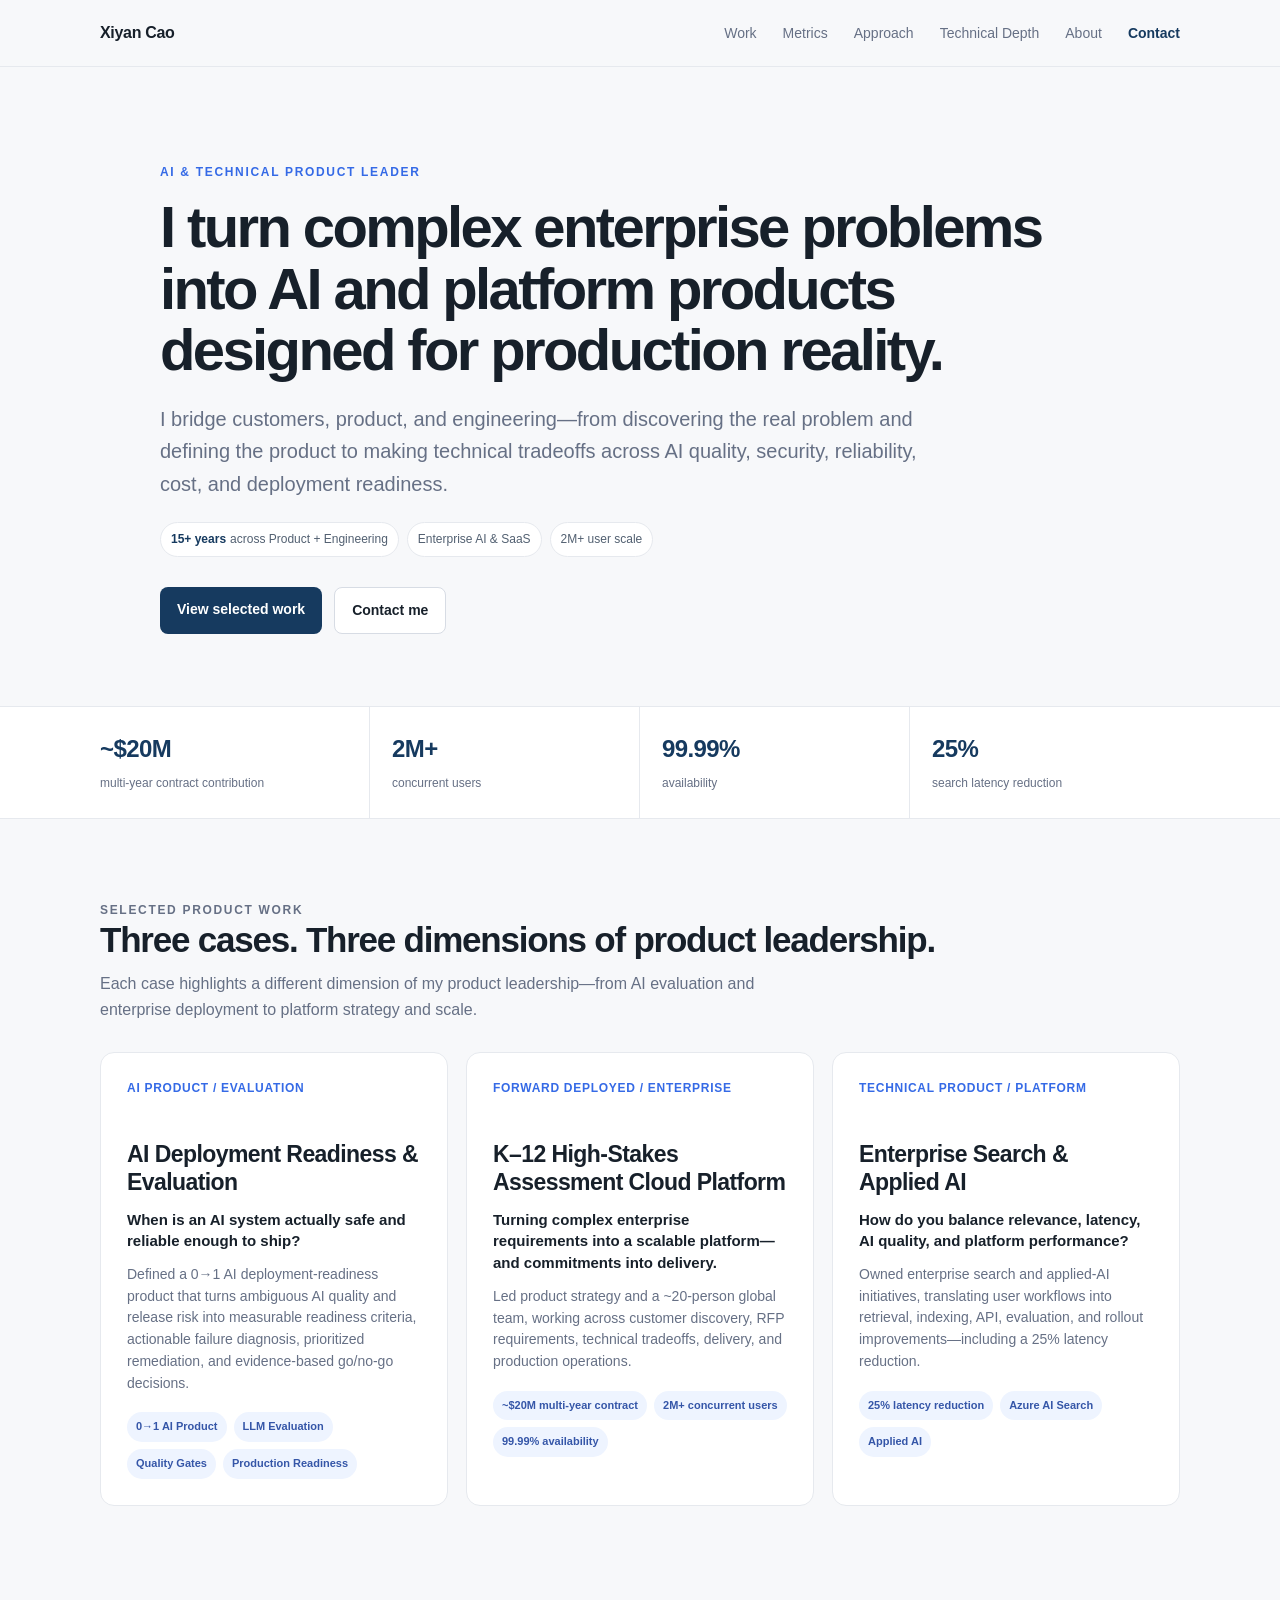
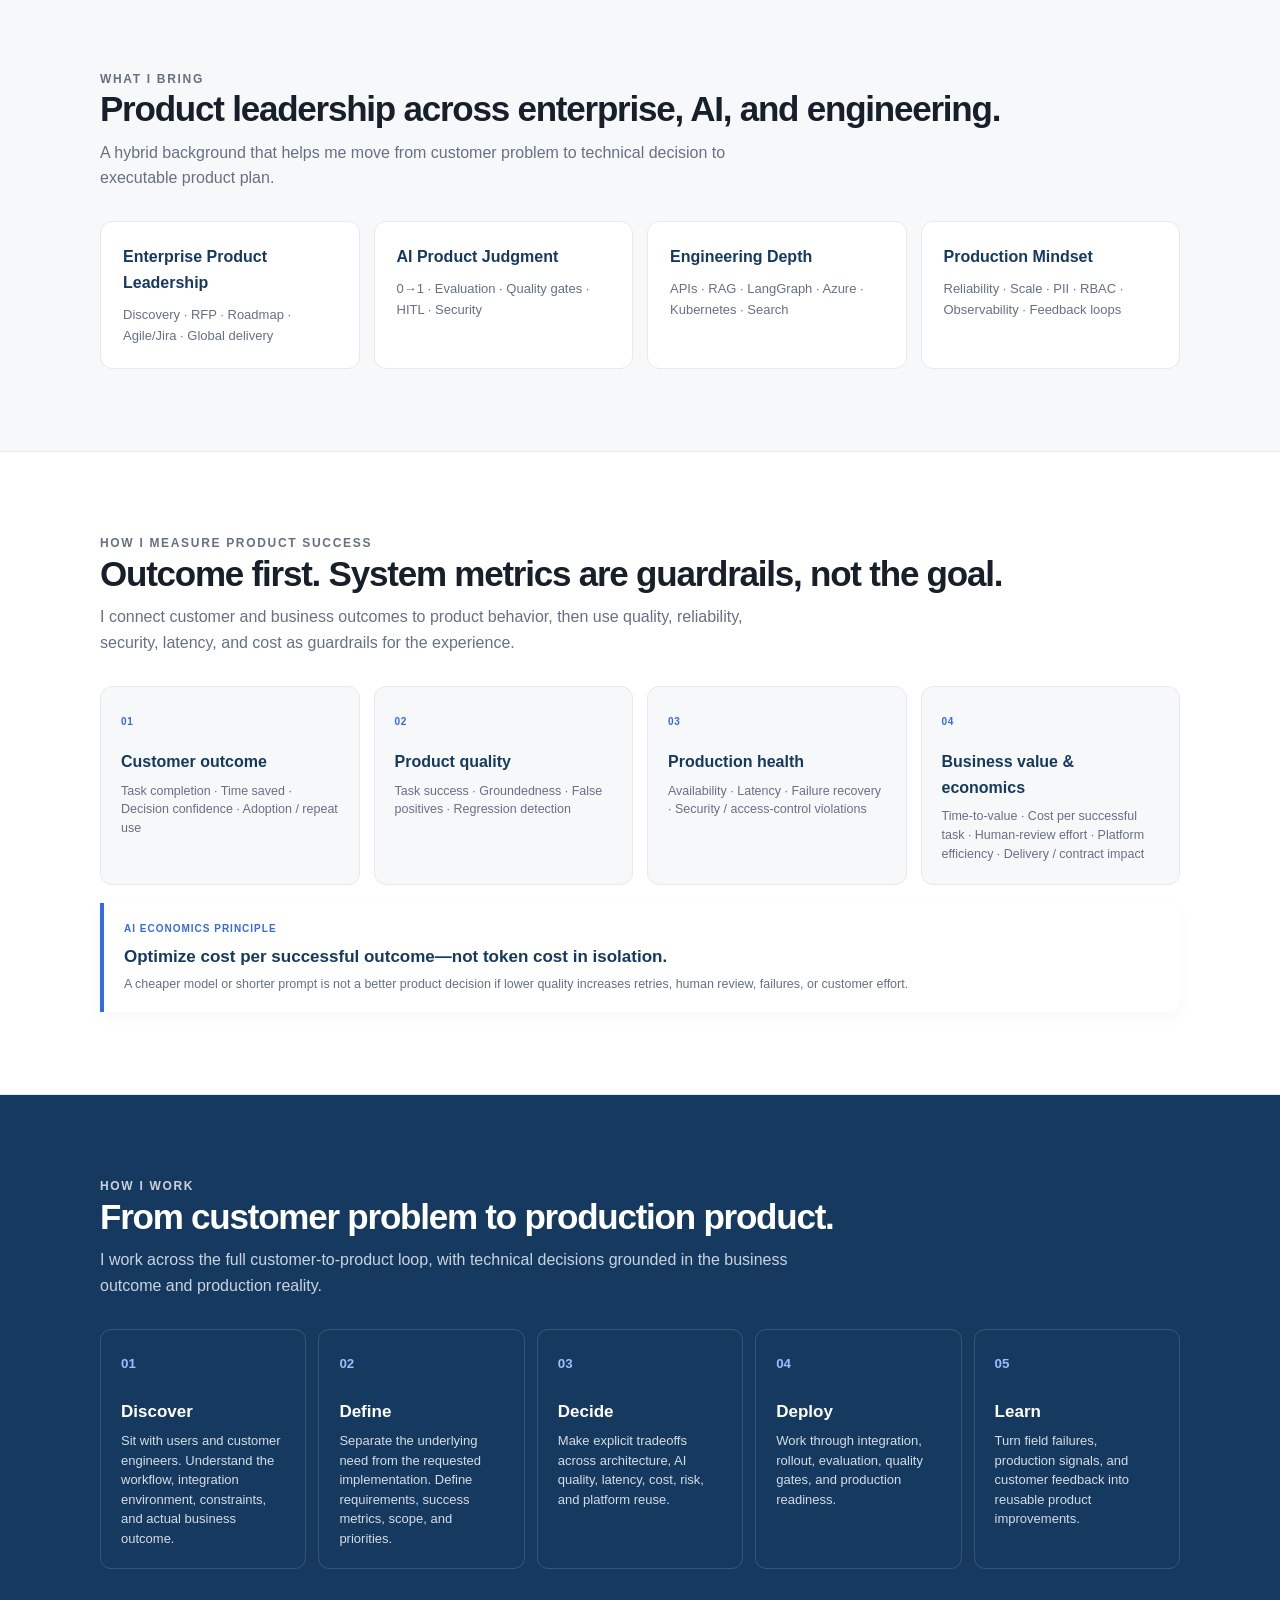
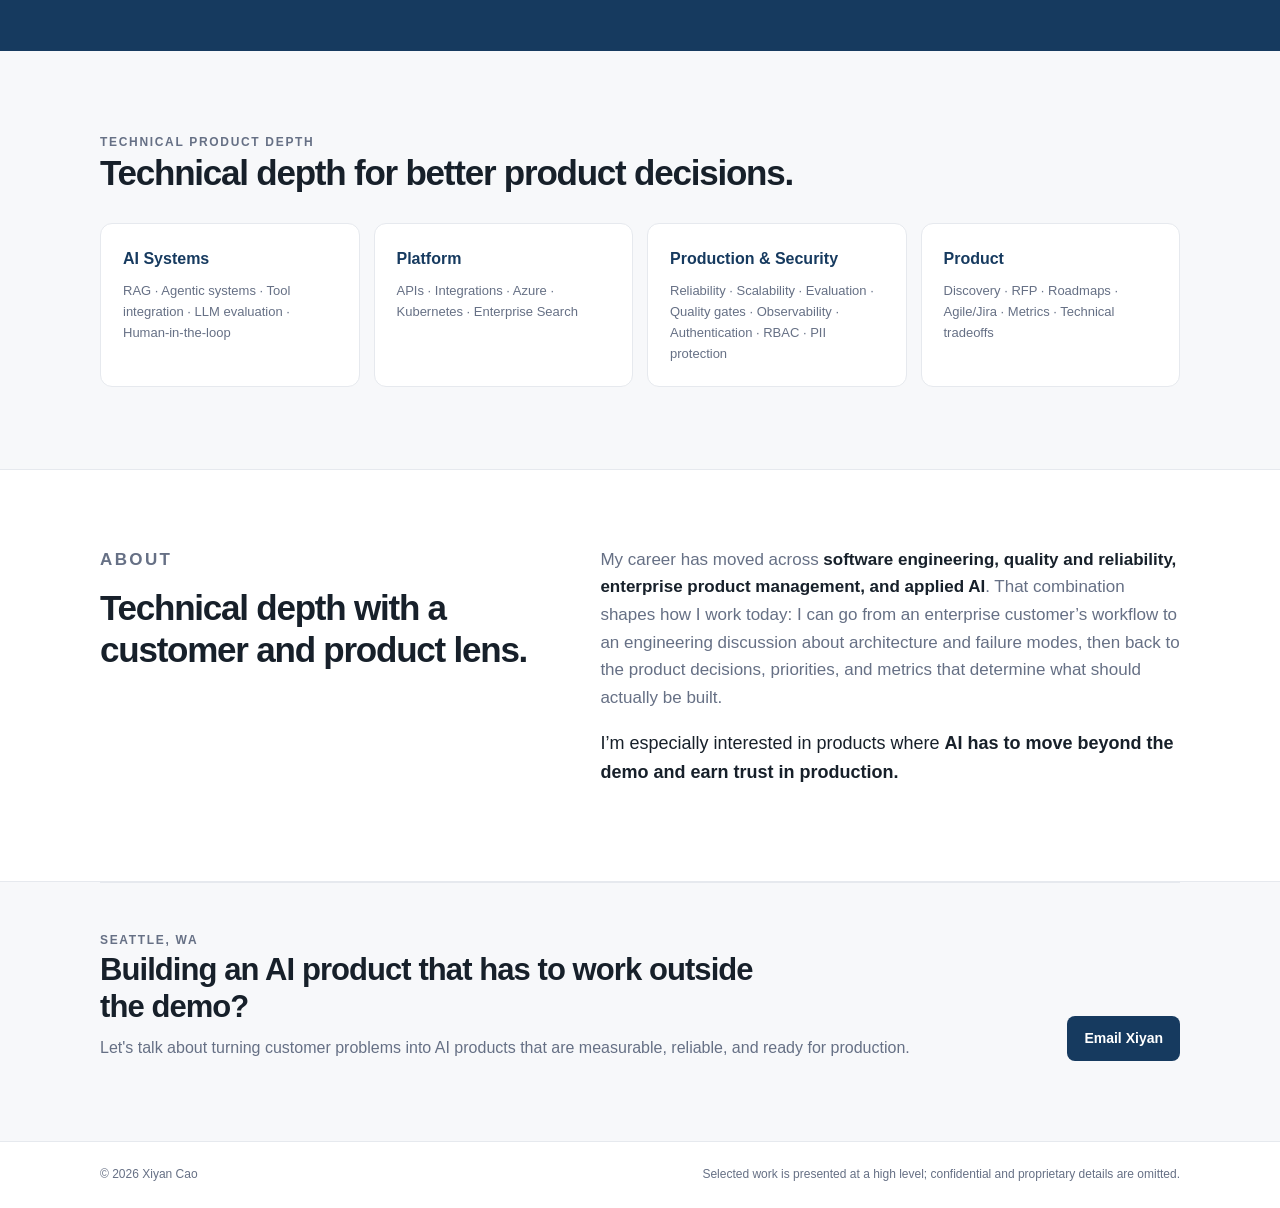
<file: index.html>
<!doctype html><html lang="en"><head><meta charset="utf-8"><meta name="viewport" content="width=device-width,initial-scale=1"><meta name="description" content="Xiyan Cao — AI & Technical Product Leader"><title>Xiyan Cao | AI & Technical Product Leader</title><link rel="stylesheet" href="style.css"></head><body>
<header><div class="wrap"><nav><a class="brand" href="#">Xiyan Cao</a><div class="links"><a href="#work">Work</a><a href="#metrics">Metrics</a><a href="#approach">Approach</a><a href="#depth">Technical Depth</a><a href="#about">About</a><a class="contact-link" href="mailto:xiyancao257@gmail.com">Contact</a></div></nav></div></header>
<main>
<section class="wrap hero">
<p class="kicker">AI & TECHNICAL PRODUCT LEADER</p>
<h1>I turn complex enterprise problems into AI and platform products designed for production reality.</h1>
<p class="lead">I bridge customers, product, and engineering—from discovering the real problem and defining the product to making technical tradeoffs across AI quality, security, reliability, cost, and deployment readiness.</p>
<div class="identity-strip"><span><b>15+ years</b> across Product + Engineering</span><span>Enterprise AI & SaaS</span><span>2M+ user scale</span></div>
<div class="actions"><a class="btn primary" href="#work">View selected work</a><a class="btn secondary" href="mailto:xiyancao257@gmail.com">Contact me</a></div>
</section>

<section class="proof"><div class="wrap">
<div class="proof-item"><b>~$20M</b><span>multi-year contract contribution</span></div>
<div class="proof-item"><b>2M+</b><span>concurrent users</span></div>
<div class="proof-item"><b>99.99%</b><span>availability</span></div>
<div class="proof-item"><b>25%</b><span>search latency reduction</span></div>
</div></section>

<section id="work" class="wrap section"><div class="section-title"><p class="kicker">SELECTED PRODUCT WORK</p><h2>Three cases. Three dimensions of product leadership.</h2><p>Each case highlights a different dimension of my product leadership—from AI evaluation and enterprise deployment to platform strategy and scale.</p></div>
<div class="work">
<a class="project" href="case-ai-readiness.html"><span class="project-no">AI PRODUCT / EVALUATION</span><div><h3>AI Deployment Readiness & Evaluation</h3><p class="question">When is an AI system actually safe and reliable enough to ship?</p><p class="desc">Defined a 0→1 AI deployment-readiness product that turns ambiguous AI quality and release risk into measurable readiness criteria, actionable failure diagnosis, prioritized remediation, and evidence-based go/no-go decisions.</p><div class="evidence"><span>0→1 AI Product</span><span>LLM Evaluation</span><span>Quality Gates</span><span>Production Readiness</span></div></div></a>

<a class="project" href="case-enterprise-platform.html"><span class="project-no">FORWARD DEPLOYED / ENTERPRISE</span><div><h3>K–12 High-Stakes Assessment Cloud Platform</h3><p class="question">Turning complex enterprise requirements into a scalable platform—and commitments into delivery.</p><p class="desc">Led product strategy and a ~20-person global team, working across customer discovery, RFP requirements, technical tradeoffs, delivery, and production operations.</p><div class="evidence"><span>~$20M multi-year contract</span><span>2M+ concurrent users</span><span>99.99% availability</span></div></div></a>

<a class="project" href="case-search-ai.html"><span class="project-no">TECHNICAL PRODUCT / PLATFORM</span><div><h3>Enterprise Search & Applied AI</h3><p class="question">How do you balance relevance, latency, AI quality, and platform performance?</p><p class="desc">Owned enterprise search and applied-AI initiatives, translating user workflows into retrieval, indexing, API, evaluation, and rollout improvements—including a 25% latency reduction.</p><div class="evidence"><span>25% latency reduction</span><span>Azure AI Search</span><span>Applied AI</span></div></div></a>
</div></section>

<section id="strengths" class="wrap section"><div class="section-title"><p class="kicker">WHAT I BRING</p><h2>Product leadership across enterprise, AI, and engineering.</h2><p>A hybrid background that helps me move from customer problem to technical decision to executable product plan.</p></div><div class="depth-grid">
<div class="depth-card"><h3>Enterprise Product Leadership</h3><p>Discovery · RFP · Roadmap · Agile/Jira · Global delivery</p></div>
<div class="depth-card"><h3>AI Product Judgment</h3><p>0→1 · Evaluation · Quality gates · HITL · Security</p></div>
<div class="depth-card"><h3>Engineering Depth</h3><p>APIs · RAG · LangGraph · Azure · Kubernetes · Search</p></div>
<div class="depth-card"><h3>Production Mindset</h3><p>Reliability · Scale · PII · RBAC · Observability · Feedback loops</p></div>
</div></section>


<section id="metrics" class="metrics-band"><div class="wrap section">
  <div class="section-title">
    <p class="kicker">HOW I MEASURE PRODUCT SUCCESS</p>
    <h2>Outcome first. System metrics are guardrails, not the goal.</h2>
    <p>I connect customer and business outcomes to product behavior, then use quality, reliability, security, latency, and cost as guardrails for the experience.</p>
  </div>
  <div class="metrics-grid">
    <div class="metric-card"><small>01</small><h3>Customer outcome</h3><p>Task completion · Time saved · Decision confidence · Adoption / repeat use</p></div>
    <div class="metric-card"><small>02</small><h3>Product quality</h3><p>Task success · Groundedness · False positives · Regression detection</p></div>
    <div class="metric-card"><small>03</small><h3>Production health</h3><p>Availability · Latency · Failure recovery · Security / access-control violations</p></div>
    <div class="metric-card"><small>04</small><h3>Business value & economics</h3><p>Time-to-value · Cost per successful task · Human-review effort · Platform efficiency · Delivery / contract impact</p></div>
  </div>
  <div class="economics-callout">
    <small>AI economics principle</small>
    <strong>Optimize cost per successful outcome—not token cost in isolation.</strong>
    <p>A cheaper model or shorter prompt is not a better product decision if lower quality increases retries, human review, failures, or customer effort.</p>
  </div>
</div></section>

<section id="approach" class="bridge"><div class="wrap section"><div class="section-title"><p class="kicker">HOW I WORK</p><h2>From customer problem to production product.</h2><p>I work across the full customer-to-product loop, with technical decisions grounded in the business outcome and production reality.</p></div>
<div class="bridge-row five">
<div class="bridge-step"><small>01</small><h3>Discover</h3><p>Sit with users and customer engineers. Understand the workflow, integration environment, constraints, and actual business outcome.</p></div>
<div class="bridge-step"><small>02</small><h3>Define</h3><p>Separate the underlying need from the requested implementation. Define requirements, success metrics, scope, and priorities.</p></div>
<div class="bridge-step"><small>03</small><h3>Decide</h3><p>Make explicit tradeoffs across architecture, AI quality, latency, cost, risk, and platform reuse.</p></div>
<div class="bridge-step"><small>04</small><h3>Deploy</h3><p>Work through integration, rollout, evaluation, quality gates, and production readiness.</p></div>
<div class="bridge-step"><small>05</small><h3>Learn</h3><p>Turn field failures, production signals, and customer feedback into reusable product improvements.</p></div>
</div></div></section>

<section id="depth" class="wrap section"><div class="section-title"><p class="kicker">TECHNICAL PRODUCT DEPTH</p><h2>Technical depth for better product decisions.</h2></div>
<div class="depth-grid">
<div class="depth-card"><h3>AI Systems</h3><p>RAG · Agentic systems · Tool integration · LLM evaluation · Human-in-the-loop</p></div>
<div class="depth-card"><h3>Platform</h3><p>APIs · Integrations · Azure · Kubernetes · Enterprise Search</p></div>
<div class="depth-card"><h3>Production & Security</h3><p>Reliability · Scalability · Evaluation · Quality gates · Observability · Authentication · RBAC · PII protection</p></div>
<div class="depth-card"><h3>Product</h3><p>Discovery · RFP · Roadmaps · Agile/Jira · Metrics · Technical tradeoffs</p></div>
</div></section>

<section id="about" class="about-band"><div class="wrap about"><div><p class="kicker">ABOUT</p><h2>Technical depth with a customer and product lens.</h2></div><div><p>My career has moved across <strong>software engineering, quality and reliability, enterprise product management, and applied AI</strong>. That combination shapes how I work today: I can go from an enterprise customer’s workflow to an engineering discussion about architecture and failure modes, then back to the product decisions, priorities, and metrics that determine what should actually be built.</p><p class="about-focus">I’m especially interested in products where <strong>AI has to move beyond the demo and earn trust in production.</strong></p></div></div></section>

<section class="wrap cta"><div class="cta-box"><div><p class="kicker">SEATTLE, WA</p><h2>Building an AI product that has to work outside the demo?</h2><p>Let's talk about turning customer problems into AI products that are measurable, reliable, and ready for production.</p></div><a class="btn primary" href="mailto:xiyancao257@gmail.com">Email Xiyan</a></div></section>
</main>
<footer><div class="wrap"><span>© 2026 Xiyan Cao</span><span>Selected work is presented at a high level; confidential and proprietary details are omitted.</span></div></footer>
</body></html>
</file>
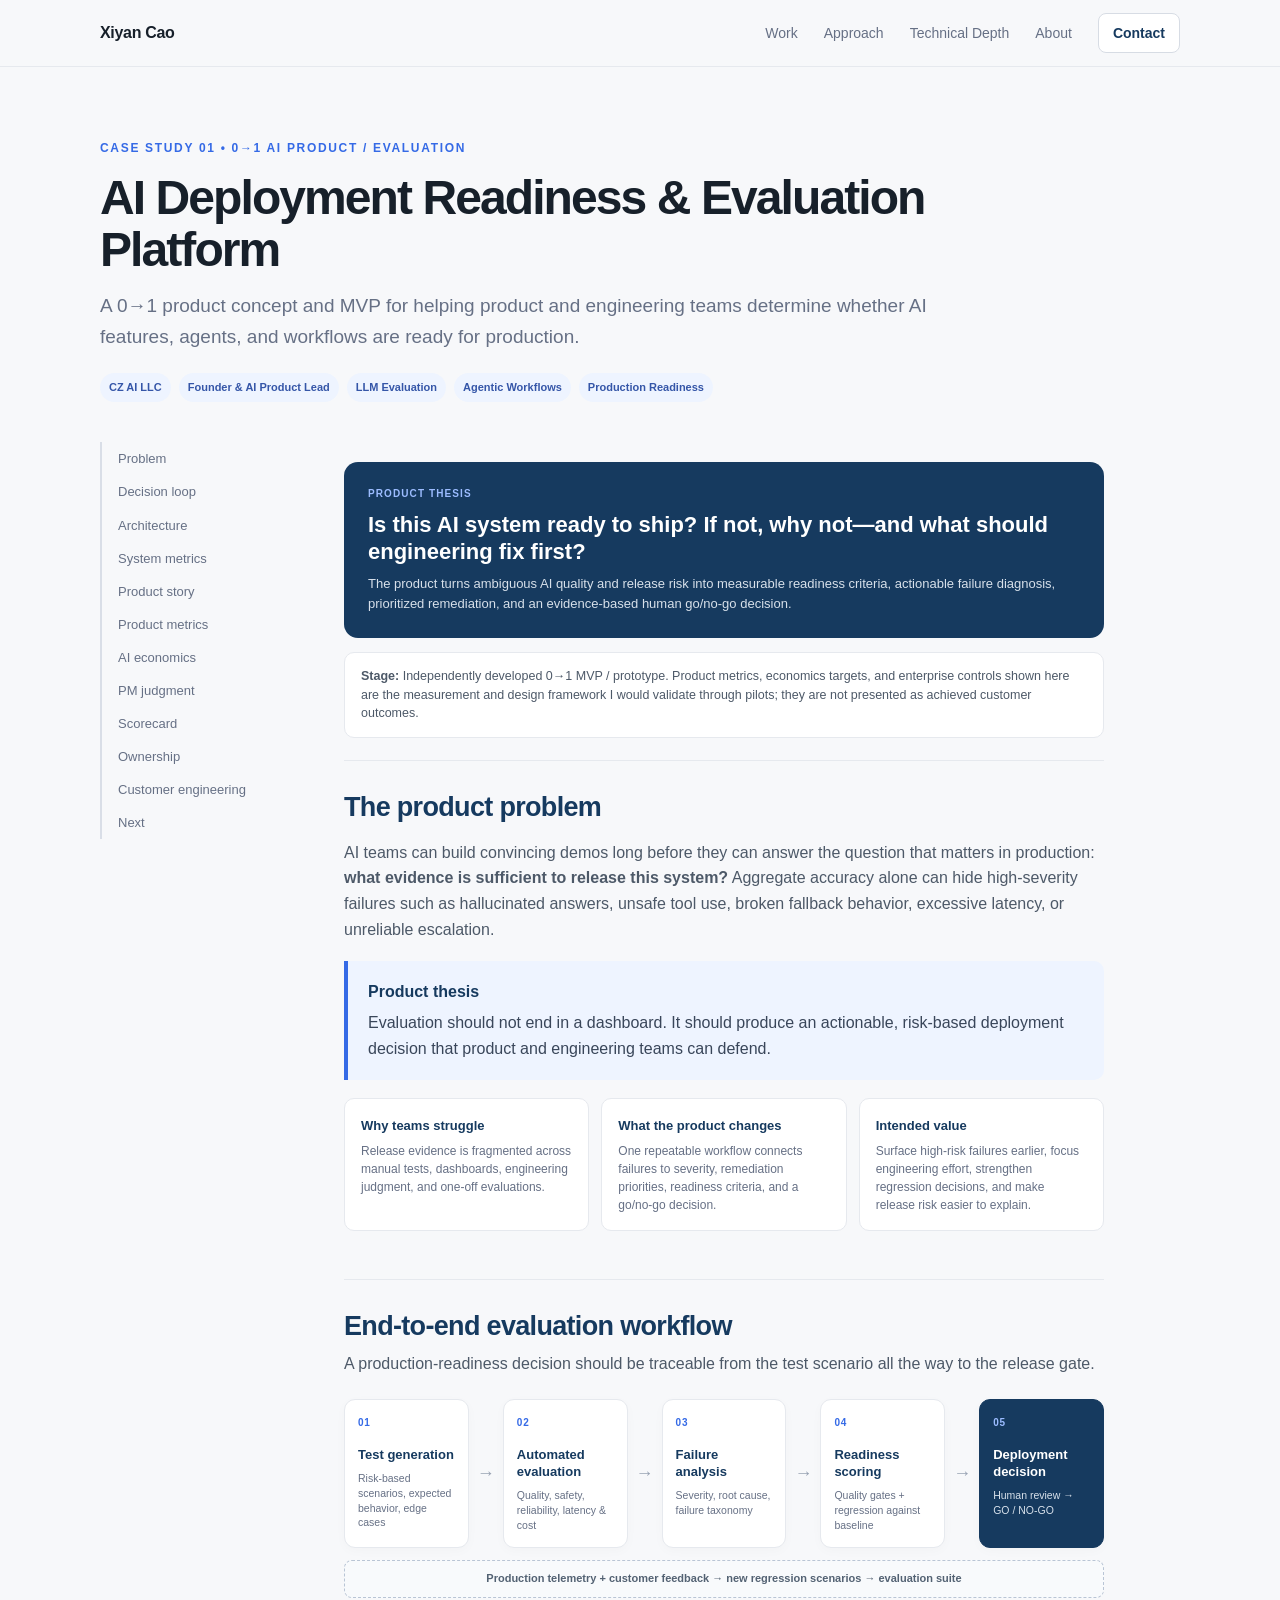
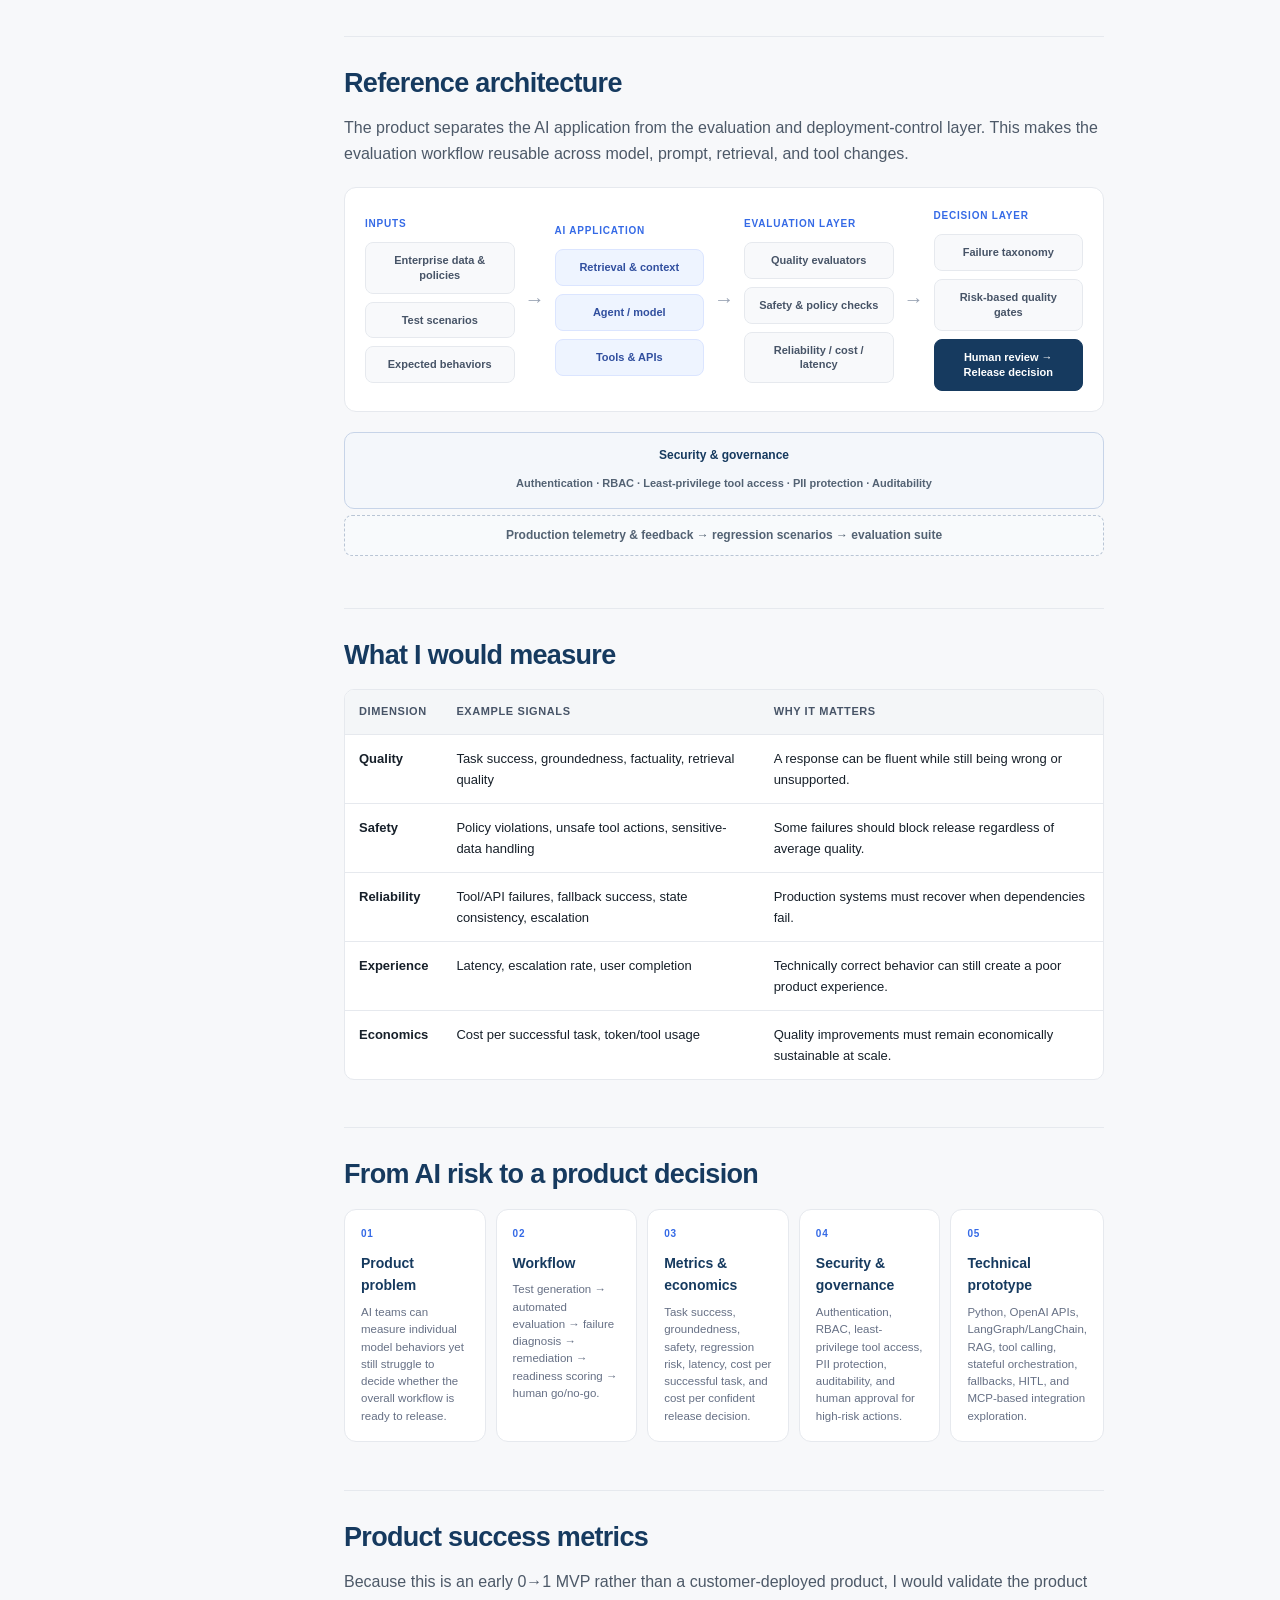
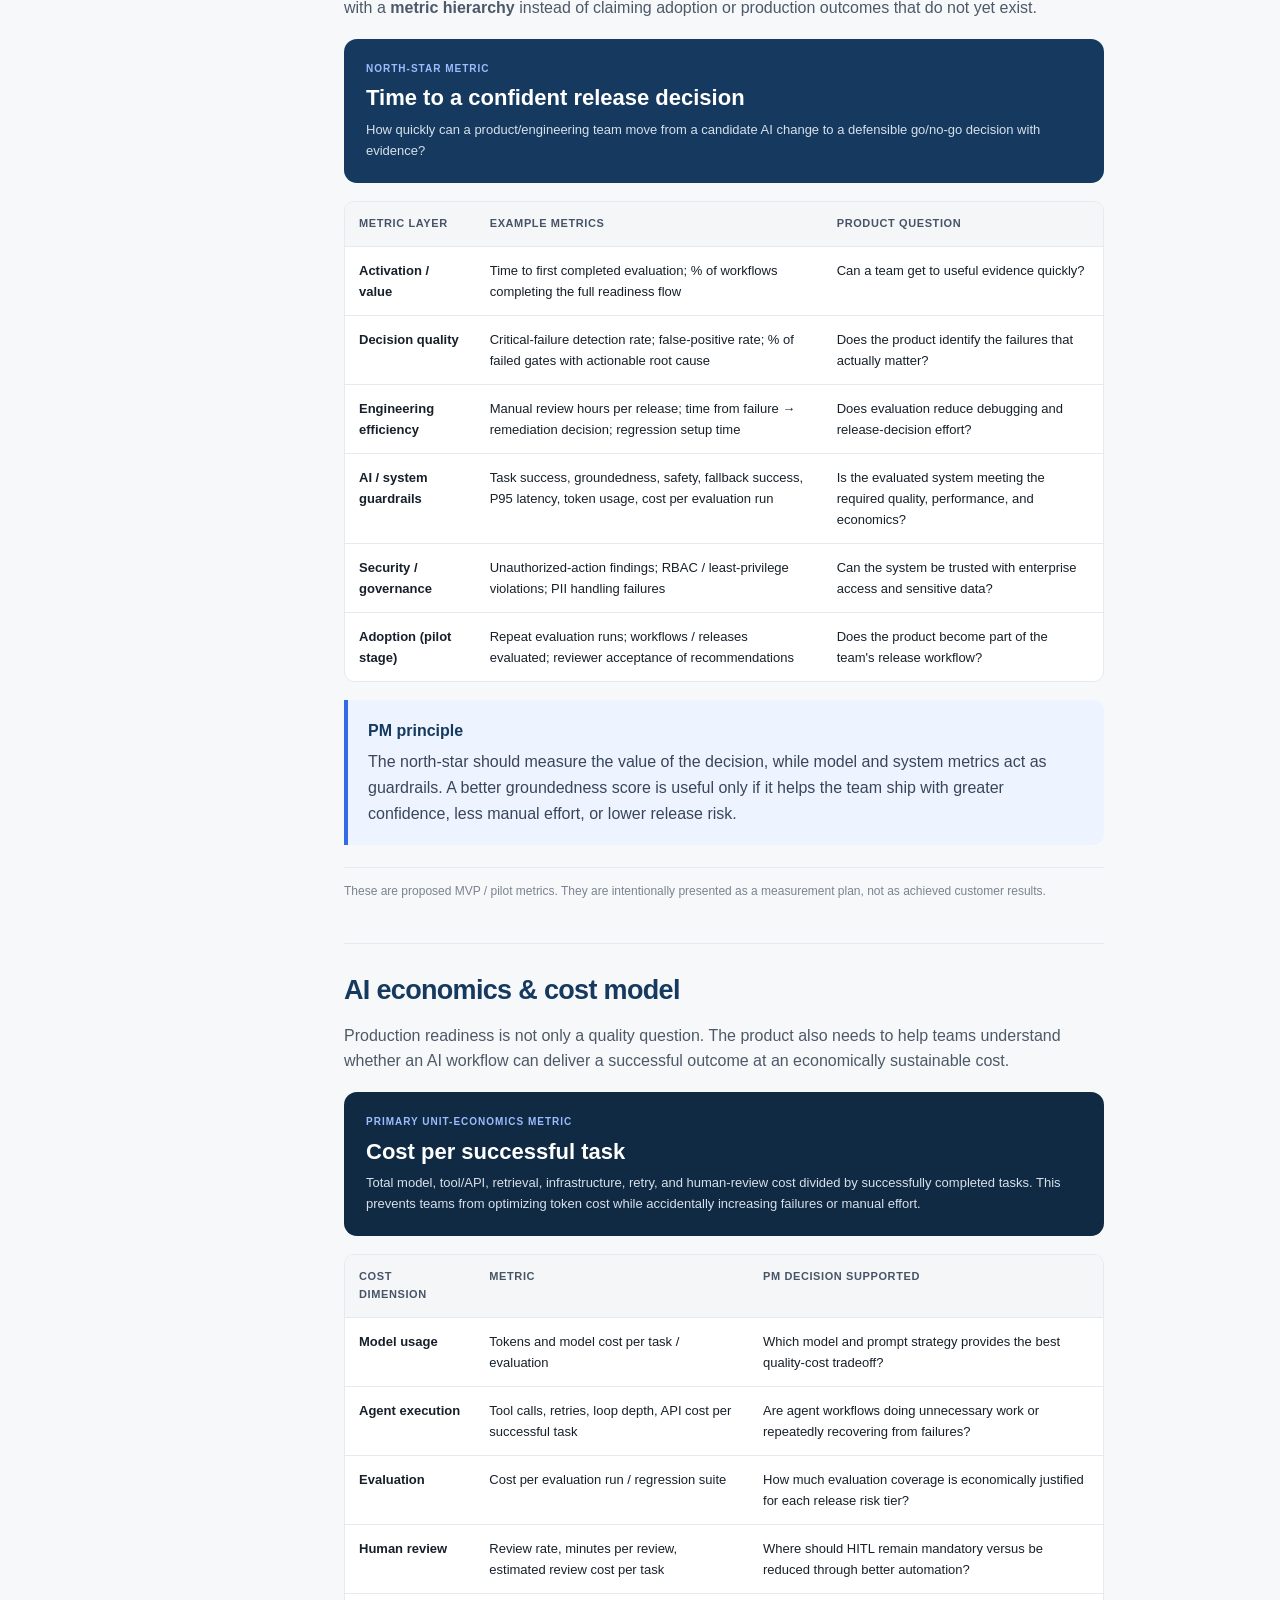
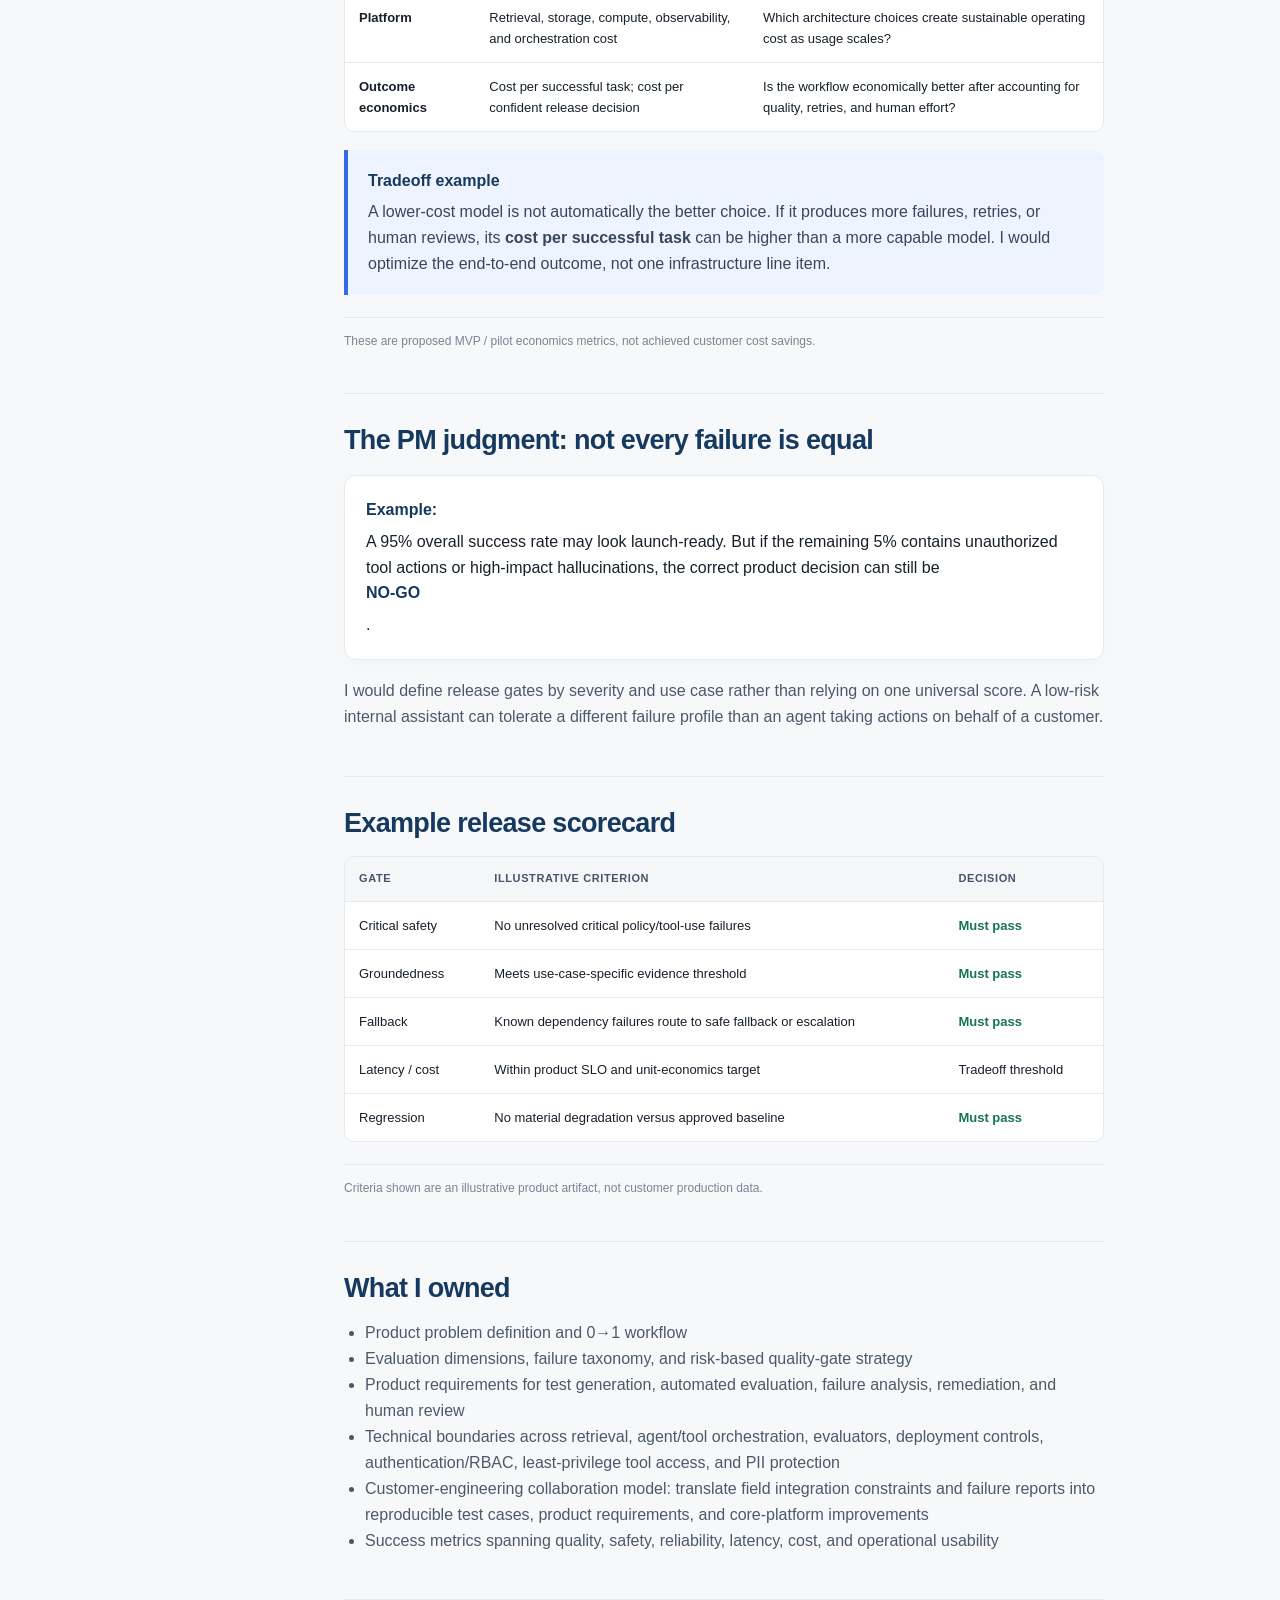
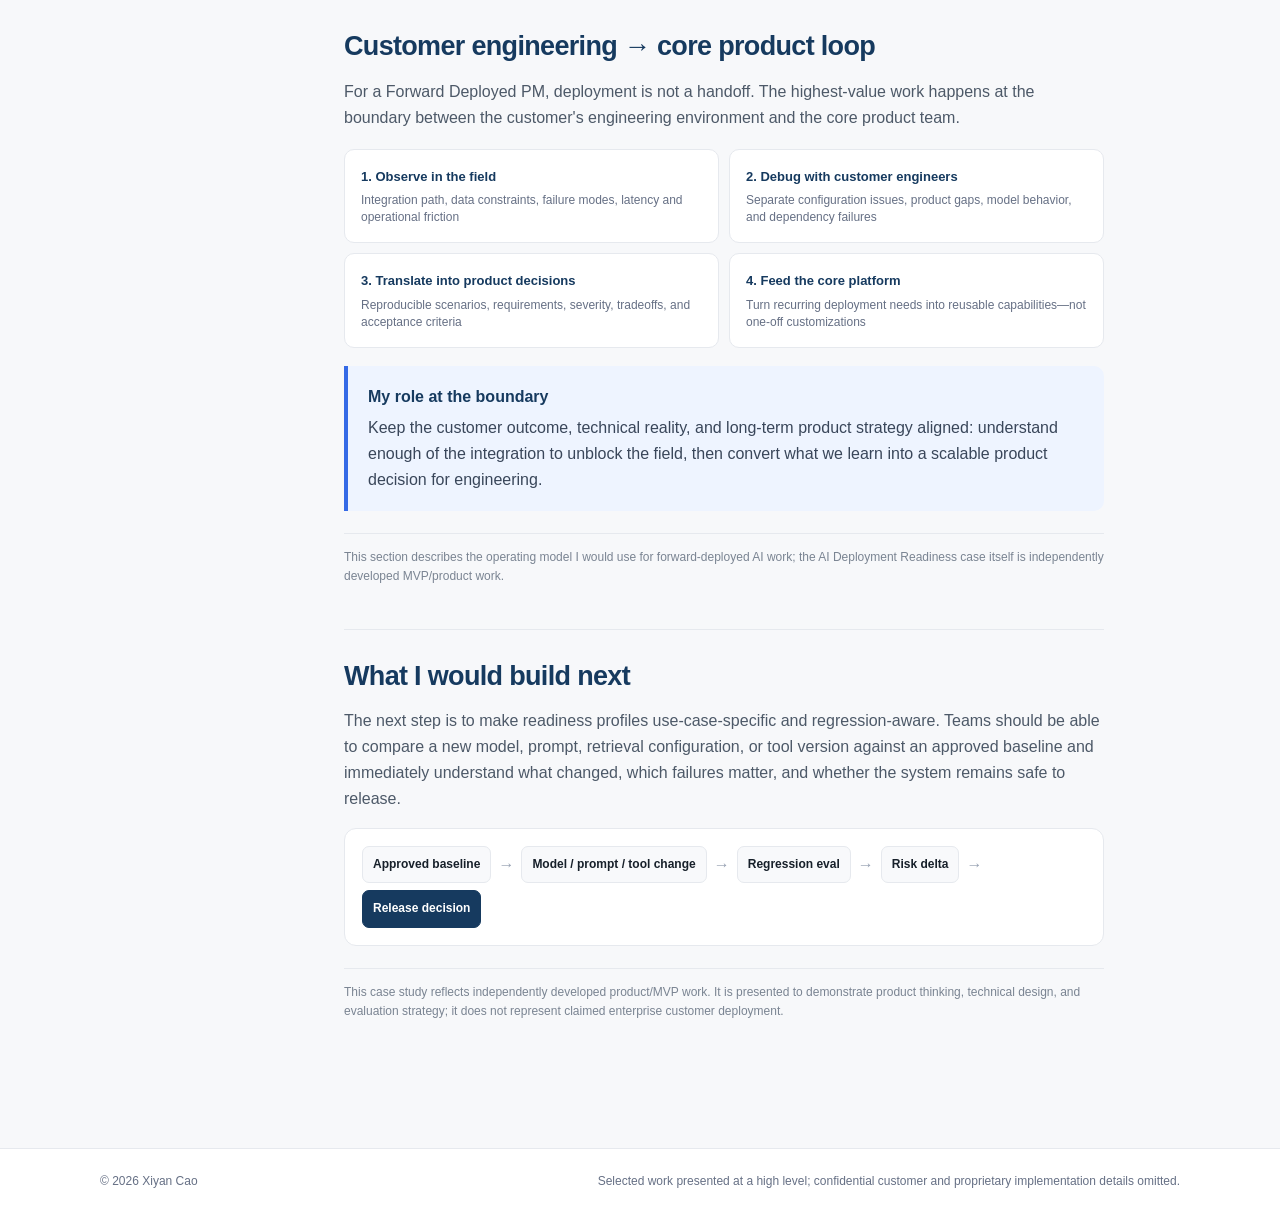
<file: case-ai-readiness.html>
<!doctype html><html><head><meta charset="utf-8"><meta name="viewport" content="width=device-width,initial-scale=1"><title>AI Deployment Readiness Case Study | Xiyan Cao</title><link rel="stylesheet" href="style.css"></head><body><header class="top"><div class="wrap nav"><a class="brand" href="index.html">Xiyan Cao</a><nav><a href="index.html#work">Work</a><a href="index.html#approach">Approach</a><a href="index.html#depth">Technical Depth</a><a href="index.html#about">About</a><a class="pill" href="mailto:xiyancao257@gmail.com">Contact</a></nav></div></header><main>
<section class="wrap casehero"><p class="eyebrow">CASE STUDY 01 • 0→1 AI PRODUCT / EVALUATION</p><h1>AI Deployment Readiness & Evaluation Platform</h1><p class="lead">A 0→1 product concept and MVP for helping product and engineering teams determine whether AI features, agents, and workflows are ready for production.</p><div class="case-meta"><span class="tag">CZ AI LLC</span><span class="tag">Founder & AI Product Lead</span><span class="tag">LLM Evaluation</span><span class="tag">Agentic Workflows</span><span class="tag">Production Readiness</span></div></section>
<div class="wrap content"><aside class="toc"><a href="#problem">Problem</a><a href="#workflow">Decision loop</a><a href="#architecture">Architecture</a><a href="#metrics">System metrics</a><a href="#product-story">Product story</a><a href="#product-metrics">Product metrics</a><a href="#economics">AI economics</a><a href="#tradeoff">PM judgment</a><a href="#artifact">Scorecard</a><a href="#ownership">Ownership</a><a href="#customer-engineering">Customer engineering</a><a href="#next">Next</a></aside><article class="story">

<div class="product-thesis">
  <small>PRODUCT THESIS</small>
  <strong>Is this AI system ready to ship? If not, why not—and what should engineering fix first?</strong>
  <p>The product turns ambiguous AI quality and release risk into measurable readiness criteria, actionable failure diagnosis, prioritized remediation, and an evidence-based human go/no-go decision.</p>
</div>
<div class="prototype-note"><b>Stage:</b> Independently developed 0→1 MVP / prototype. Product metrics, economics targets, and enterprise controls shown here are the measurement and design framework I would validate through pilots; they are not presented as achieved customer outcomes.</div>


<section id="problem">
<h2>The product problem</h2>
<p>AI teams can build convincing demos long before they can answer the question that matters in production: <strong>what evidence is sufficient to release this system?</strong> Aggregate accuracy alone can hide high-severity failures such as hallucinated answers, unsafe tool use, broken fallback behavior, excessive latency, or unreliable escalation.</p>
<div class="decision"><b>Product thesis</b>Evaluation should not end in a dashboard. It should produce an actionable, risk-based deployment decision that product and engineering teams can defend.</div>
<div class="value-grid"><div><b>Why teams struggle</b><span>Release evidence is fragmented across manual tests, dashboards, engineering judgment, and one-off evaluations.</span></div><div><b>What the product changes</b><span>One repeatable workflow connects failures to severity, remediation priorities, readiness criteria, and a go/no-go decision.</span></div><div><b>Intended value</b><span>Surface high-risk failures earlier, focus engineering effort, strengthen regression decisions, and make release risk easier to explain.</span></div></div>
</section>

<section id="workflow"><h2>End-to-end evaluation workflow</h2>
<p class="section-intro">A production-readiness decision should be traceable from the test scenario all the way to the release gate.</p>
<div class="eval-diagram" aria-label="Evaluation workflow diagram">
  <div class="eval-step"><small>01</small><strong>Test generation</strong><span>Risk-based scenarios, expected behavior, edge cases</span></div><div class="eval-arrow">→</div>
  <div class="eval-step"><small>02</small><strong>Automated evaluation</strong><span>Quality, safety, reliability, latency & cost</span></div><div class="eval-arrow">→</div>
  <div class="eval-step"><small>03</small><strong>Failure analysis</strong><span>Severity, root cause, failure taxonomy</span></div><div class="eval-arrow">→</div>
  <div class="eval-step"><small>04</small><strong>Readiness scoring</strong><span>Quality gates + regression against baseline</span></div><div class="eval-arrow">→</div>
  <div class="eval-step decision-step"><small>05</small><strong>Deployment decision</strong><span>Human review → GO / NO-GO</span></div>
</div>
<div class="eval-feedback">Production telemetry + customer feedback → new regression scenarios → evaluation suite</div>
</section>

<section id="architecture">
<h2>Reference architecture</h2>
<p>The product separates the AI application from the evaluation and deployment-control layer. This makes the evaluation workflow reusable across model, prompt, retrieval, and tool changes.</p>
<div class="architecture">
  <div class="arch-col">
    <div class="arch-label">Inputs</div>
    <div class="arch-box">Enterprise data & policies</div>
    <div class="arch-box">Test scenarios</div>
    <div class="arch-box">Expected behaviors</div>
  </div>
  <div class="arch-arrow">→</div>
  <div class="arch-col">
    <div class="arch-label">AI application</div>
    <div class="arch-box strong">Retrieval & context</div>
    <div class="arch-box strong">Agent / model</div>
    <div class="arch-box strong">Tools & APIs</div>
  </div>
  <div class="arch-arrow">→</div>
  <div class="arch-col">
    <div class="arch-label">Evaluation layer</div>
    <div class="arch-box">Quality evaluators</div>
    <div class="arch-box">Safety & policy checks</div>
    <div class="arch-box">Reliability / cost / latency</div>
  </div>
  <div class="arch-arrow">→</div>
  <div class="arch-col">
    <div class="arch-label">Decision layer</div>
    <div class="arch-box">Failure taxonomy</div>
    <div class="arch-box">Risk-based quality gates</div>
    <div class="arch-box accent">Human review → Release decision</div>
  </div>
</div>
<div class="governance-layer"><b>Security & governance</b><span>Authentication · RBAC · Least-privilege tool access · PII protection · Auditability</span></div><div class="feedback-loop">Production telemetry & feedback → regression scenarios → evaluation suite</div>
</section>

<section id="metrics">
<h2>What I would measure</h2>
<table>
<tr><th>Dimension</th><th>Example signals</th><th>Why it matters</th></tr>
<tr><td><strong>Quality</strong></td><td>Task success, groundedness, factuality, retrieval quality</td><td>A response can be fluent while still being wrong or unsupported.</td></tr>
<tr><td><strong>Safety</strong></td><td>Policy violations, unsafe tool actions, sensitive-data handling</td><td>Some failures should block release regardless of average quality.</td></tr>
<tr><td><strong>Reliability</strong></td><td>Tool/API failures, fallback success, state consistency, escalation</td><td>Production systems must recover when dependencies fail.</td></tr>
<tr><td><strong>Experience</strong></td><td>Latency, escalation rate, user completion</td><td>Technically correct behavior can still create a poor product experience.</td></tr>
<tr><td><strong>Economics</strong></td><td>Cost per successful task, token/tool usage</td><td>Quality improvements must remain economically sustainable at scale.</td></tr>
</table>
</section>



<section id="product-story">
<h2>From AI risk to a product decision</h2>
<div class="story-grid">
  <div><span>01</span><b>Product problem</b><p>AI teams can measure individual model behaviors yet still struggle to decide whether the overall workflow is ready to release.</p></div>
  <div><span>02</span><b>Workflow</b><p>Test generation → automated evaluation → failure diagnosis → remediation → readiness scoring → human go/no-go.</p></div>
  <div><span>03</span><b>Metrics & economics</b><p>Task success, groundedness, safety, regression risk, latency, cost per successful task, and cost per confident release decision.</p></div>
  <div><span>04</span><b>Security & governance</b><p>Authentication, RBAC, least-privilege tool access, PII protection, auditability, and human approval for high-risk actions.</p></div>
  <div><span>05</span><b>Technical prototype</b><p>Python, OpenAI APIs, LangGraph/LangChain, RAG, tool calling, stateful orchestration, fallbacks, HITL, and MCP-based integration exploration.</p></div>
</div>
</section>

<section id="product-metrics">
<h2>Product success metrics</h2>
<p>Because this is an early 0→1 MVP rather than a customer-deployed product, I would validate the product with a <strong>metric hierarchy</strong> instead of claiming adoption or production outcomes that do not yet exist.</p>

<div class="north-star">
  <span class="north-label">North-star metric</span>
  <strong>Time to a confident release decision</strong>
  <p>How quickly can a product/engineering team move from a candidate AI change to a defensible go/no-go decision with evidence?</p>
</div>

<table>
<tr><th>Metric layer</th><th>Example metrics</th><th>Product question</th></tr>
<tr><td><strong>Activation / value</strong></td><td>Time to first completed evaluation; % of workflows completing the full readiness flow</td><td>Can a team get to useful evidence quickly?</td></tr>
<tr><td><strong>Decision quality</strong></td><td>Critical-failure detection rate; false-positive rate; % of failed gates with actionable root cause</td><td>Does the product identify the failures that actually matter?</td></tr>
<tr><td><strong>Engineering efficiency</strong></td><td>Manual review hours per release; time from failure → remediation decision; regression setup time</td><td>Does evaluation reduce debugging and release-decision effort?</td></tr>
<tr><td><strong>AI / system guardrails</strong></td><td>Task success, groundedness, safety, fallback success, P95 latency, token usage, cost per evaluation run</td><td>Is the evaluated system meeting the required quality, performance, and economics?</td></tr>
<tr><td><strong>Security / governance</strong></td><td>Unauthorized-action findings; RBAC / least-privilege violations; PII handling failures</td><td>Can the system be trusted with enterprise access and sensitive data?</td></tr>
<tr><td><strong>Adoption (pilot stage)</strong></td><td>Repeat evaluation runs; workflows / releases evaluated; reviewer acceptance of recommendations</td><td>Does the product become part of the team's release workflow?</td></tr>
</table>

<div class="decision"><b>PM principle</b>The north-star should measure the value of the decision, while model and system metrics act as guardrails. A better groundedness score is useful only if it helps the team ship with greater confidence, less manual effort, or lower release risk.</div>
<p class="note">These are proposed MVP / pilot metrics. They are intentionally presented as a measurement plan, not as achieved customer results.</p>
</section>


<section id="economics">
<h2>AI economics & cost model</h2>
<p>Production readiness is not only a quality question. The product also needs to help teams understand whether an AI workflow can deliver a successful outcome at an economically sustainable cost.</p>

<div class="north-star economics-star">
  <span class="north-label">Primary unit-economics metric</span>
  <strong>Cost per successful task</strong>
  <p>Total model, tool/API, retrieval, infrastructure, retry, and human-review cost divided by successfully completed tasks. This prevents teams from optimizing token cost while accidentally increasing failures or manual effort.</p>
</div>

<table>
<tr><th>Cost dimension</th><th>Metric</th><th>PM decision supported</th></tr>
<tr><td><strong>Model usage</strong></td><td>Tokens and model cost per task / evaluation</td><td>Which model and prompt strategy provides the best quality-cost tradeoff?</td></tr>
<tr><td><strong>Agent execution</strong></td><td>Tool calls, retries, loop depth, API cost per successful task</td><td>Are agent workflows doing unnecessary work or repeatedly recovering from failures?</td></tr>
<tr><td><strong>Evaluation</strong></td><td>Cost per evaluation run / regression suite</td><td>How much evaluation coverage is economically justified for each release risk tier?</td></tr>
<tr><td><strong>Human review</strong></td><td>Review rate, minutes per review, estimated review cost per task</td><td>Where should HITL remain mandatory versus be reduced through better automation?</td></tr>
<tr><td><strong>Platform</strong></td><td>Retrieval, storage, compute, observability, and orchestration cost</td><td>Which architecture choices create sustainable operating cost as usage scales?</td></tr>
<tr><td><strong>Outcome economics</strong></td><td>Cost per successful task; cost per confident release decision</td><td>Is the workflow economically better after accounting for quality, retries, and human effort?</td></tr>
</table>

<div class="decision"><b>Tradeoff example</b>A lower-cost model is not automatically the better choice. If it produces more failures, retries, or human reviews, its <strong>cost per successful task</strong> can be higher than a more capable model. I would optimize the end-to-end outcome, not one infrastructure line item.</div>
<p class="note">These are proposed MVP / pilot economics metrics, not achieved customer cost savings.</p>
</section>

<section id="tradeoff">
<h2>The PM judgment: not every failure is equal</h2>
<div class="callout"><strong>Example:</strong>A 95% overall success rate may look launch-ready. But if the remaining 5% contains unauthorized tool actions or high-impact hallucinations, the correct product decision can still be <strong>NO-GO</strong>.</div>
<p>I would define release gates by severity and use case rather than relying on one universal score. A low-risk internal assistant can tolerate a different failure profile than an agent taking actions on behalf of a customer.</p>
</section>

<section id="artifact">
<h2>Example release scorecard</h2>
<table>
<tr><th>Gate</th><th>Illustrative criterion</th><th>Decision</th></tr>
<tr><td>Critical safety</td><td>No unresolved critical policy/tool-use failures</td><td class="chosen">Must pass</td></tr>
<tr><td>Groundedness</td><td>Meets use-case-specific evidence threshold</td><td class="chosen">Must pass</td></tr>
<tr><td>Fallback</td><td>Known dependency failures route to safe fallback or escalation</td><td class="chosen">Must pass</td></tr>
<tr><td>Latency / cost</td><td>Within product SLO and unit-economics target</td><td>Tradeoff threshold</td></tr>
<tr><td>Regression</td><td>No material degradation versus approved baseline</td><td class="chosen">Must pass</td></tr>
</table>
<p class="note">Criteria shown are an illustrative product artifact, not customer production data.</p>
</section>

<section id="ownership">
<h2>What I owned</h2>
<ul>
<li>Product problem definition and 0→1 workflow</li>
<li>Evaluation dimensions, failure taxonomy, and risk-based quality-gate strategy</li>
<li>Product requirements for test generation, automated evaluation, failure analysis, remediation, and human review</li>
<li>Technical boundaries across retrieval, agent/tool orchestration, evaluators, deployment controls, authentication/RBAC, least-privilege tool access, and PII protection</li>
<li>Customer-engineering collaboration model: translate field integration constraints and failure reports into reproducible test cases, product requirements, and core-platform improvements</li>
<li>Success metrics spanning quality, safety, reliability, latency, cost, and operational usability</li>
</ul>
</section>

<section id="customer-engineering"><h2>Customer engineering → core product loop</h2>
<p>For a Forward Deployed PM, deployment is not a handoff. The highest-value work happens at the boundary between the customer's engineering environment and the core product team.</p>
<div class="ce-loop">
<div><b>1. Observe in the field</b><span>Integration path, data constraints, failure modes, latency and operational friction</span></div>
<div><b>2. Debug with customer engineers</b><span>Separate configuration issues, product gaps, model behavior, and dependency failures</span></div>
<div><b>3. Translate into product decisions</b><span>Reproducible scenarios, requirements, severity, tradeoffs, and acceptance criteria</span></div>
<div><b>4. Feed the core platform</b><span>Turn recurring deployment needs into reusable capabilities—not one-off customizations</span></div>
</div>
<div class="decision"><b>My role at the boundary</b>Keep the customer outcome, technical reality, and long-term product strategy aligned: understand enough of the integration to unblock the field, then convert what we learn into a scalable product decision for engineering.</div>
<p class="note">This section describes the operating model I would use for forward-deployed AI work; the AI Deployment Readiness case itself is independently developed MVP/product work.</p>
</section>
<section id="next">
<h2>What I would build next</h2>
<p>The next step is to make readiness profiles use-case-specific and regression-aware. Teams should be able to compare a new model, prompt, retrieval configuration, or tool version against an approved baseline and immediately understand what changed, which failures matter, and whether the system remains safe to release.</p>
<div class="flow"><span>Approved baseline</span><em>→</em><span>Model / prompt / tool change</span><em>→</em><span>Regression eval</span><em>→</em><span>Risk delta</span><em>→</em><span class="hi">Release decision</span></div>
<p class="note">This case study reflects independently developed product/MVP work. It is presented to demonstrate product thinking, technical design, and evaluation strategy; it does not represent claimed enterprise customer deployment.</p>
</section>
</article></div></main><footer><div class="wrap"><span>© 2026 Xiyan Cao</span><span>Selected work presented at a high level; confidential customer and proprietary implementation details omitted.</span></div></footer></body></html>
</file>
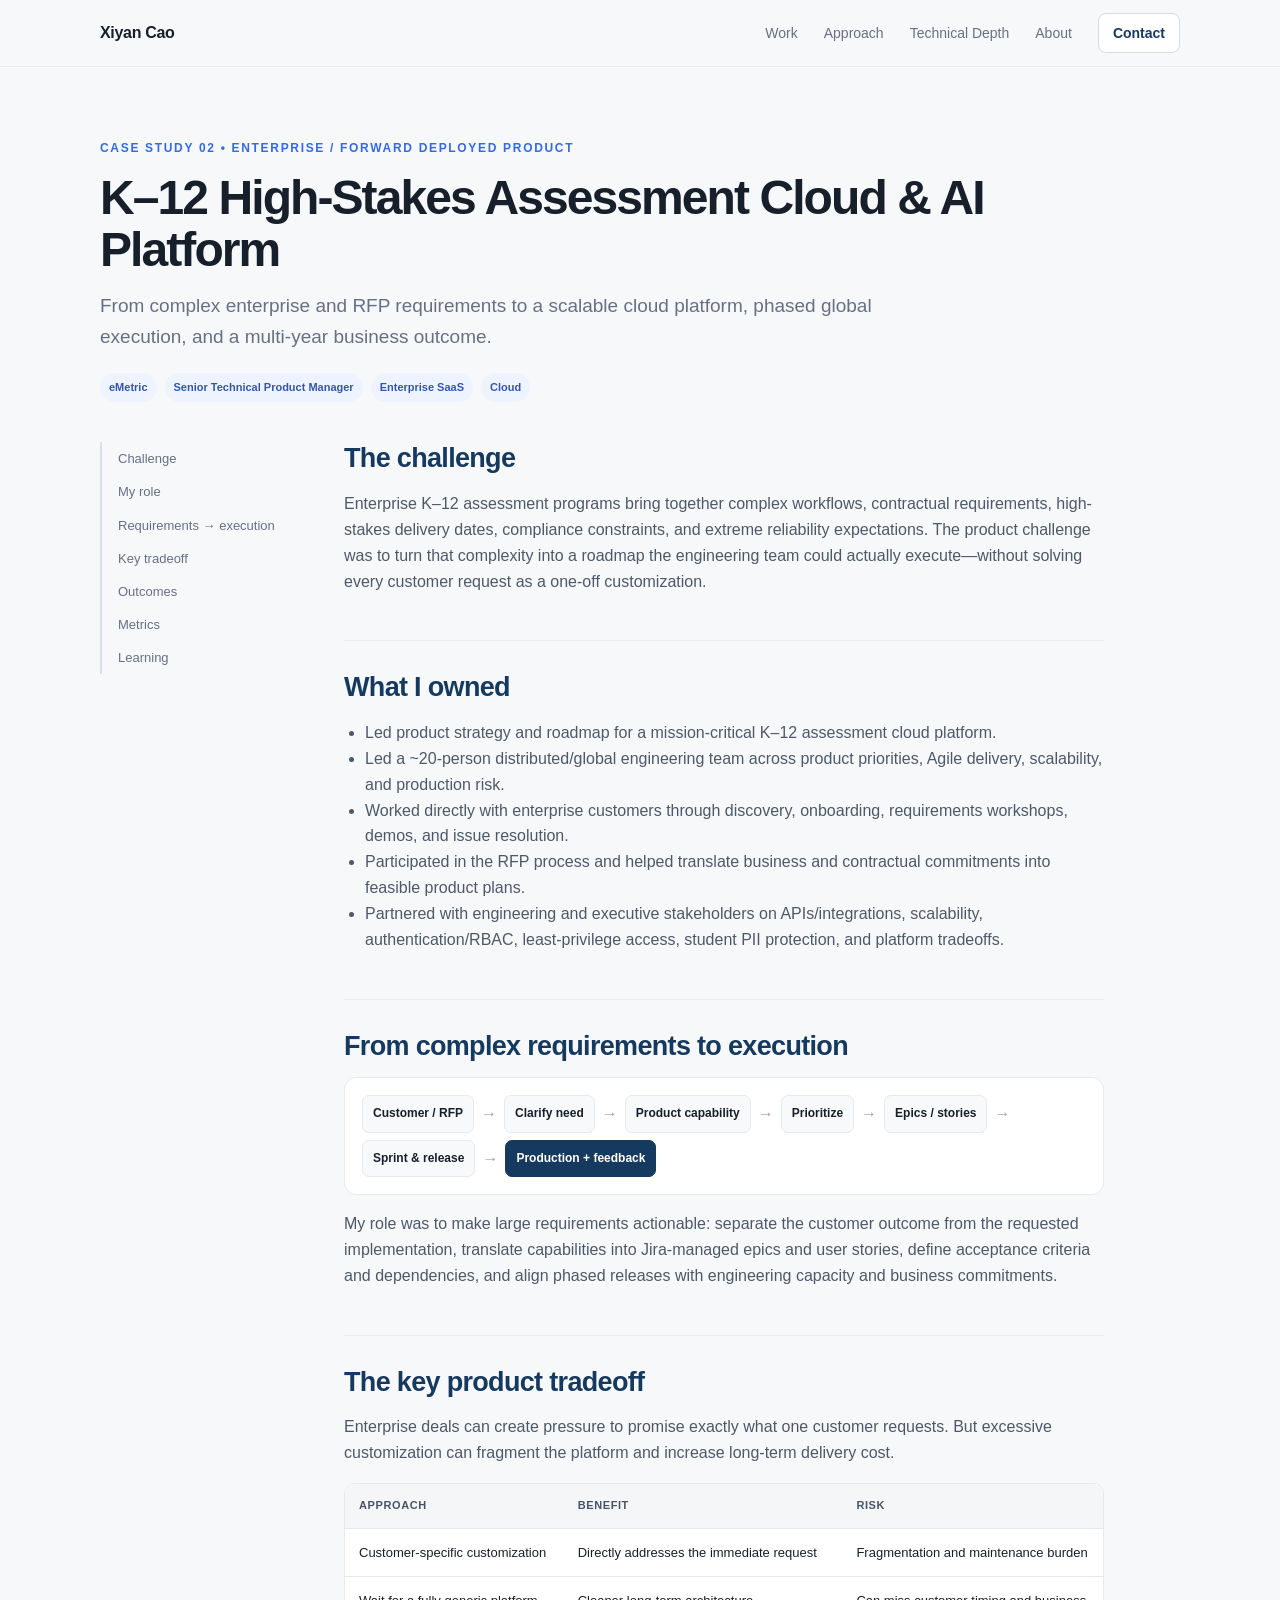
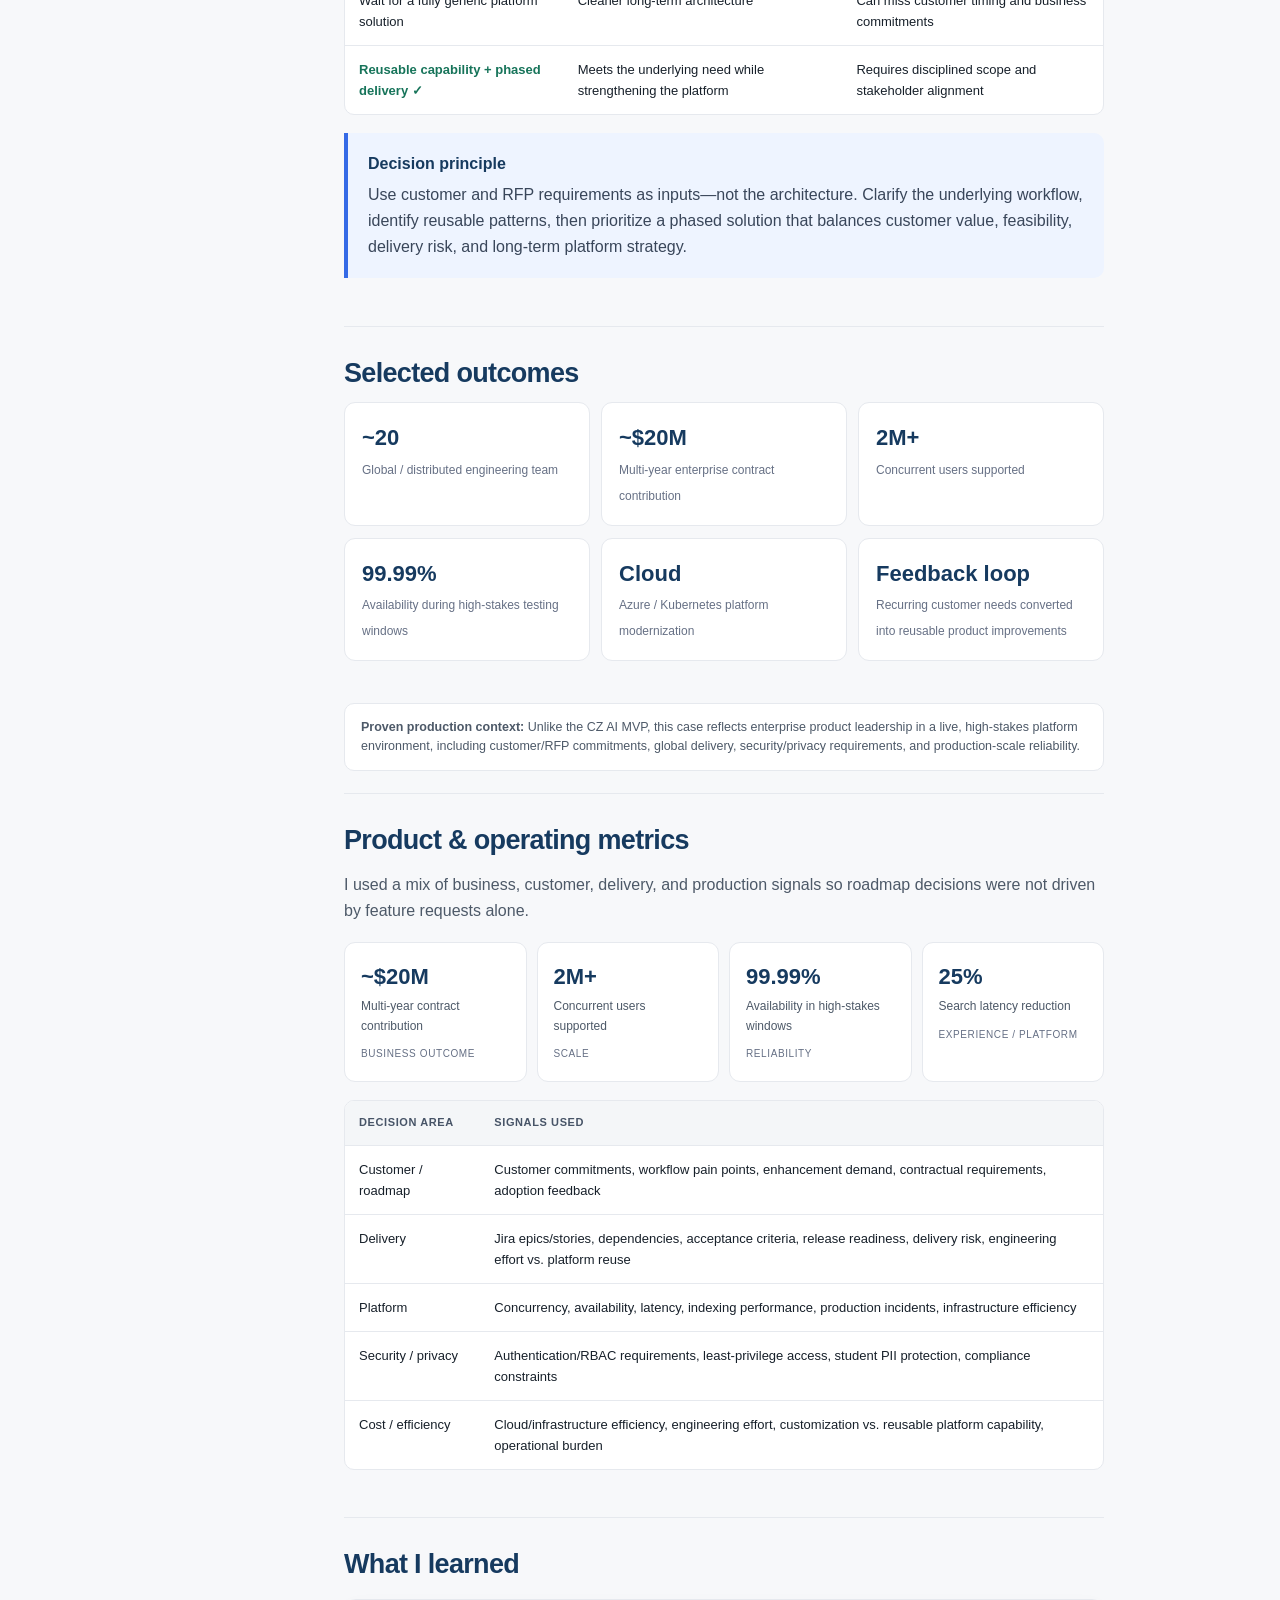
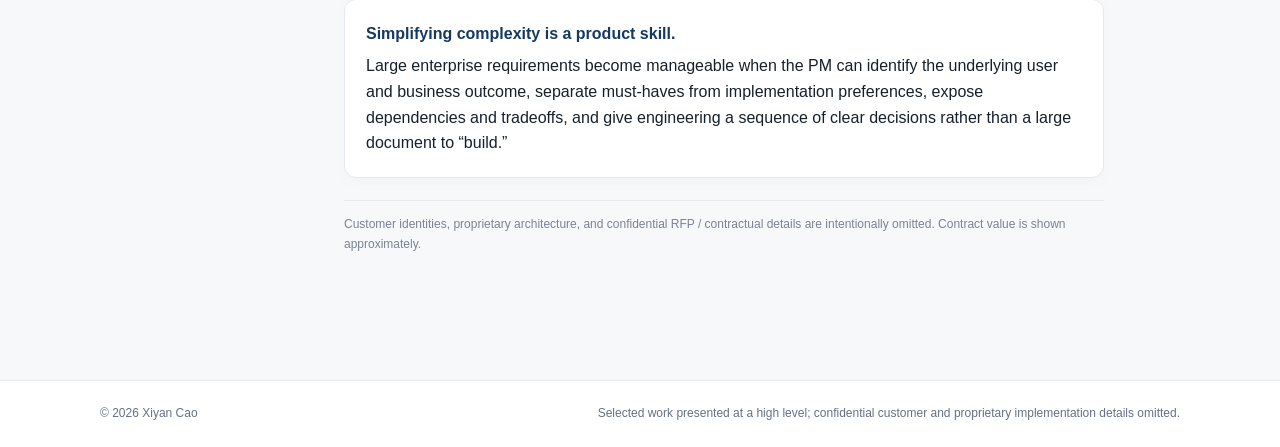
<file: case-enterprise-platform.html>
<!doctype html><html><head><meta charset="utf-8"><meta name="viewport" content="width=device-width,initial-scale=1"><title>Enterprise Platform Case Study | Xiyan Cao</title><link rel="stylesheet" href="style.css"></head><body><header class="top"><div class="wrap nav"><a class="brand" href="index.html">Xiyan Cao</a><nav><a href="index.html#work">Work</a><a href="index.html#approach">Approach</a><a href="index.html#depth">Technical Depth</a><a href="index.html#about">About</a><a class="pill" href="mailto:xiyancao257@gmail.com">Contact</a></nav></div></header><main>
<section class="wrap casehero"><p class="eyebrow">CASE STUDY 02 • ENTERPRISE / FORWARD DEPLOYED PRODUCT</p><h1>K–12 High-Stakes Assessment Cloud & AI Platform</h1><p class="lead">From complex enterprise and RFP requirements to a scalable cloud platform, phased global execution, and a multi-year business outcome.</p><div class="case-meta"><span class="tag">eMetric</span><span class="tag">Senior Technical Product Manager</span><span class="tag">Enterprise SaaS</span><span class="tag">Cloud</span></div></section>
<div class="wrap content"><aside class="toc"><a href="#context">Challenge</a><a href="#role">My role</a><a href="#loop">Requirements → execution</a><a href="#tradeoff">Key tradeoff</a><a href="#results">Outcomes</a><a href="#metrics">Metrics</a><a href="#learn">Learning</a></aside><article class="story">
<section id="context"><h2>The challenge</h2><p>Enterprise K–12 assessment programs bring together complex workflows, contractual requirements, high-stakes delivery dates, compliance constraints, and extreme reliability expectations. The product challenge was to turn that complexity into a roadmap the engineering team could actually execute—without solving every customer request as a one-off customization.</p></section>

<section id="role"><h2>What I owned</h2><ul>
<li>Led product strategy and roadmap for a mission-critical K–12 assessment cloud platform.</li>
<li>Led a ~20-person distributed/global engineering team across product priorities, Agile delivery, scalability, and production risk.</li>
<li>Worked directly with enterprise customers through discovery, onboarding, requirements workshops, demos, and issue resolution.</li>
<li>Participated in the RFP process and helped translate business and contractual commitments into feasible product plans.</li>
<li>Partnered with engineering and executive stakeholders on APIs/integrations, scalability, authentication/RBAC, least-privilege access, student PII protection, and platform tradeoffs.</li>
</ul></section>

<section id="loop"><h2>From complex requirements to execution</h2>
<div class="flow"><span>Customer / RFP</span><em>→</em><span>Clarify need</span><em>→</em><span>Product capability</span><em>→</em><span>Prioritize</span><em>→</em><span>Epics / stories</span><em>→</em><span>Sprint & release</span><em>→</em><span class="hi">Production + feedback</span></div>
<p>My role was to make large requirements actionable: separate the customer outcome from the requested implementation, translate capabilities into Jira-managed epics and user stories, define acceptance criteria and dependencies, and align phased releases with engineering capacity and business commitments.</p></section>

<section id="tradeoff"><h2>The key product tradeoff</h2>
<p>Enterprise deals can create pressure to promise exactly what one customer requests. But excessive customization can fragment the platform and increase long-term delivery cost.</p>
<table><tr><th>Approach</th><th>Benefit</th><th>Risk</th></tr>
<tr><td>Customer-specific customization</td><td>Directly addresses the immediate request</td><td>Fragmentation and maintenance burden</td></tr>
<tr><td>Wait for a fully generic platform solution</td><td>Cleaner long-term architecture</td><td>Can miss customer timing and business commitments</td></tr>
<tr><td class="chosen">Reusable capability + phased delivery ✓</td><td>Meets the underlying need while strengthening the platform</td><td>Requires disciplined scope and stakeholder alignment</td></tr></table>
<div class="decision"><b>Decision principle</b>Use customer and RFP requirements as inputs—not the architecture. Clarify the underlying workflow, identify reusable patterns, then prioritize a phased solution that balances customer value, feasibility, delivery risk, and long-term platform strategy.</div></section>

<section id="results"><h2>Selected outcomes</h2>
<div class="results"><div class="result"><b>~20</b><span>Global / distributed engineering team</span></div>
<div class="result"><b>~$20M</b><span>Multi-year enterprise contract contribution</span></div>
<div class="result"><b>2M+</b><span>Concurrent users supported</span></div></div>
<div class="results" style="margin-top:12px"><div class="result"><b>99.99%</b><span>Availability during high-stakes testing windows</span></div>
<div class="result"><b>Cloud</b><span>Azure / Kubernetes platform modernization</span></div>
<div class="result"><b>Feedback loop</b><span>Recurring customer needs converted into reusable product improvements</span></div></div>
</section>



<div class="proof-note"><b>Proven production context:</b> Unlike the CZ AI MVP, this case reflects enterprise product leadership in a live, high-stakes platform environment, including customer/RFP commitments, global delivery, security/privacy requirements, and production-scale reliability.</div>

<section id="metrics">
<h2>Product & operating metrics</h2>
<p>I used a mix of business, customer, delivery, and production signals so roadmap decisions were not driven by feature requests alone.</p>
<div class="metric-proof-grid">
  <div><b>~$20M</b><span>Multi-year contract contribution</span><small>Business outcome</small></div>
  <div><b>2M+</b><span>Concurrent users supported</span><small>Scale</small></div>
  <div><b>99.99%</b><span>Availability in high-stakes windows</span><small>Reliability</small></div>
  <div><b>25%</b><span>Search latency reduction</span><small>Experience / platform</small></div>
</div>
<table>
<tr><th>Decision area</th><th>Signals used</th></tr>
<tr><td>Customer / roadmap</td><td>Customer commitments, workflow pain points, enhancement demand, contractual requirements, adoption feedback</td></tr>
<tr><td>Delivery</td><td>Jira epics/stories, dependencies, acceptance criteria, release readiness, delivery risk, engineering effort vs. platform reuse</td></tr>
<tr><td>Platform</td><td>Concurrency, availability, latency, indexing performance, production incidents, infrastructure efficiency</td></tr>
<tr><td>Security / privacy</td><td>Authentication/RBAC requirements, least-privilege access, student PII protection, compliance constraints</td></tr>
<tr><td>Cost / efficiency</td><td>Cloud/infrastructure efficiency, engineering effort, customization vs. reusable platform capability, operational burden</td></tr>
</table>
</section>

<section id="learn"><h2>What I learned</h2>
<div class="callout"><strong>Simplifying complexity is a product skill.</strong>Large enterprise requirements become manageable when the PM can identify the underlying user and business outcome, separate must-haves from implementation preferences, expose dependencies and tradeoffs, and give engineering a sequence of clear decisions rather than a large document to “build.”</div>
<p class="note">Customer identities, proprietary architecture, and confidential RFP / contractual details are intentionally omitted. Contract value is shown approximately.</p></section>
</article></div></main><footer><div class="wrap"><span>© 2026 Xiyan Cao</span><span>Selected work presented at a high level; confidential customer and proprietary implementation details omitted.</span></div></footer></body></html>
</file>
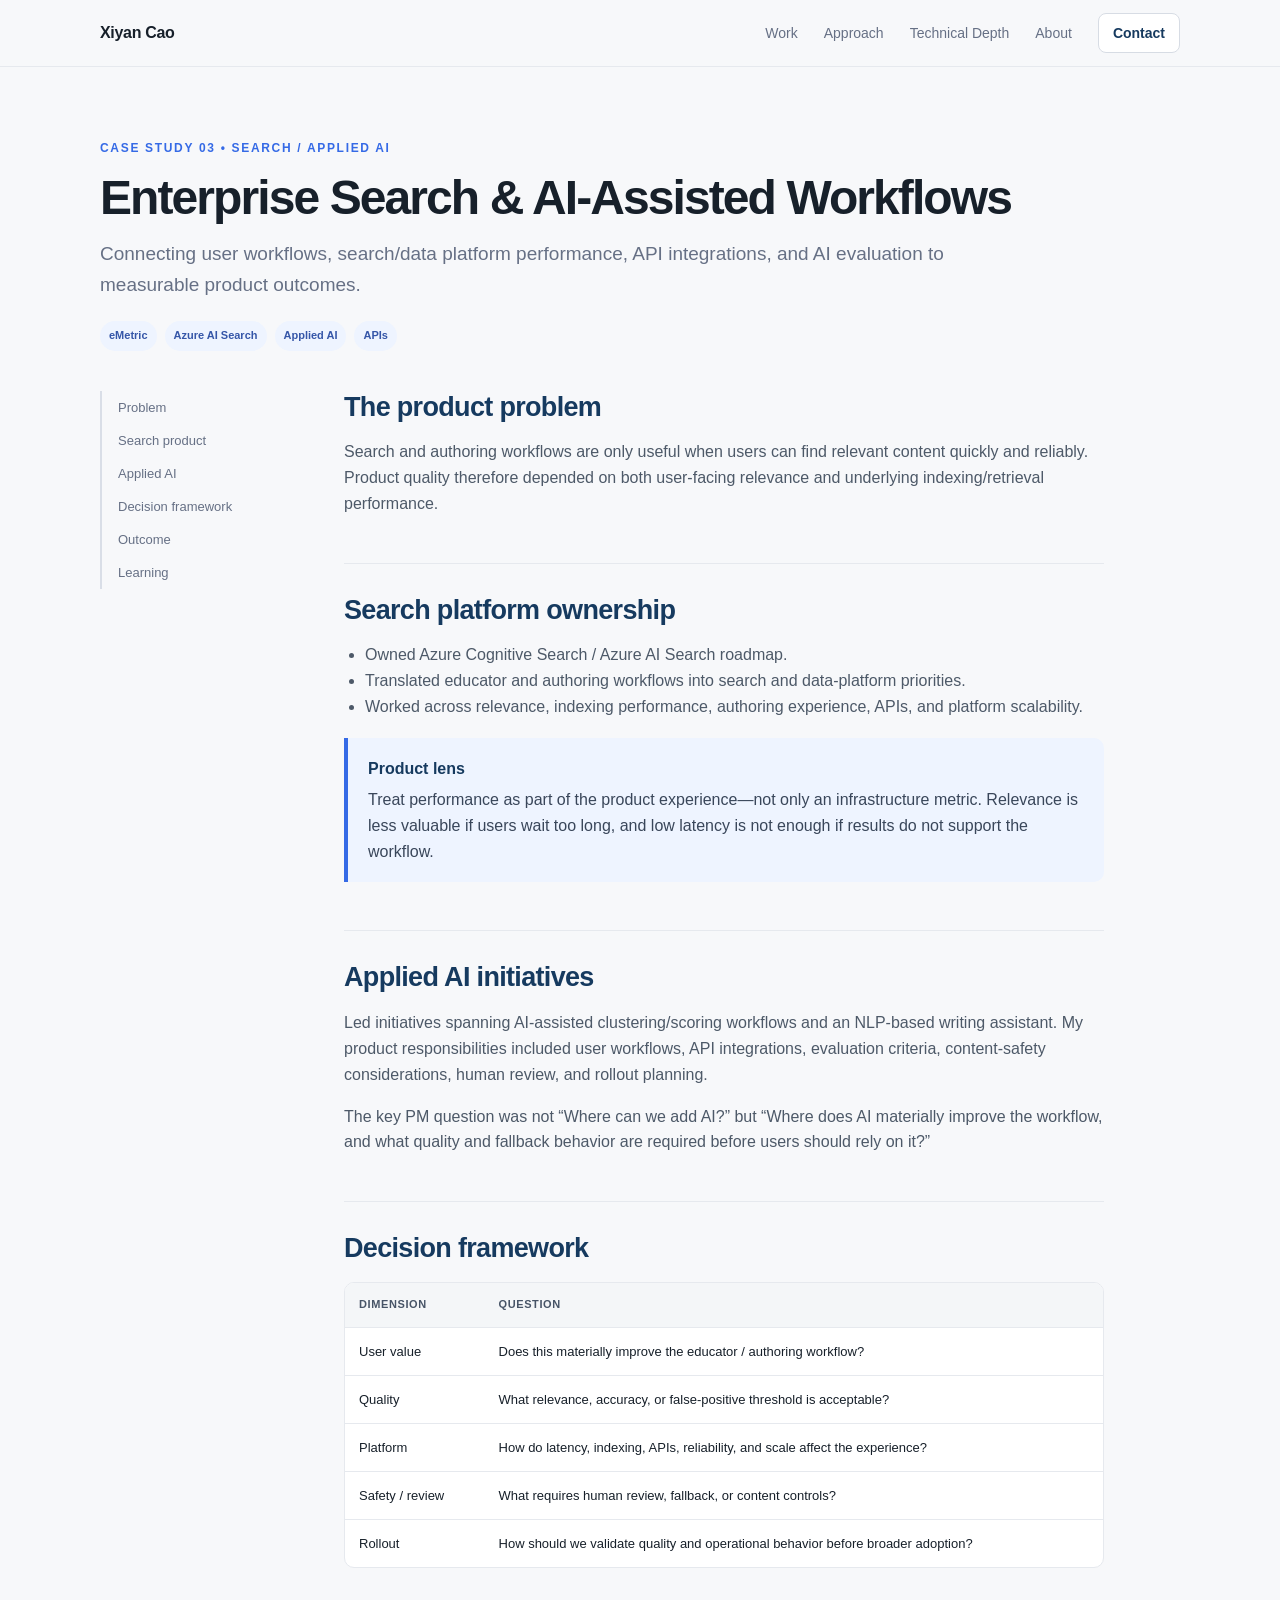
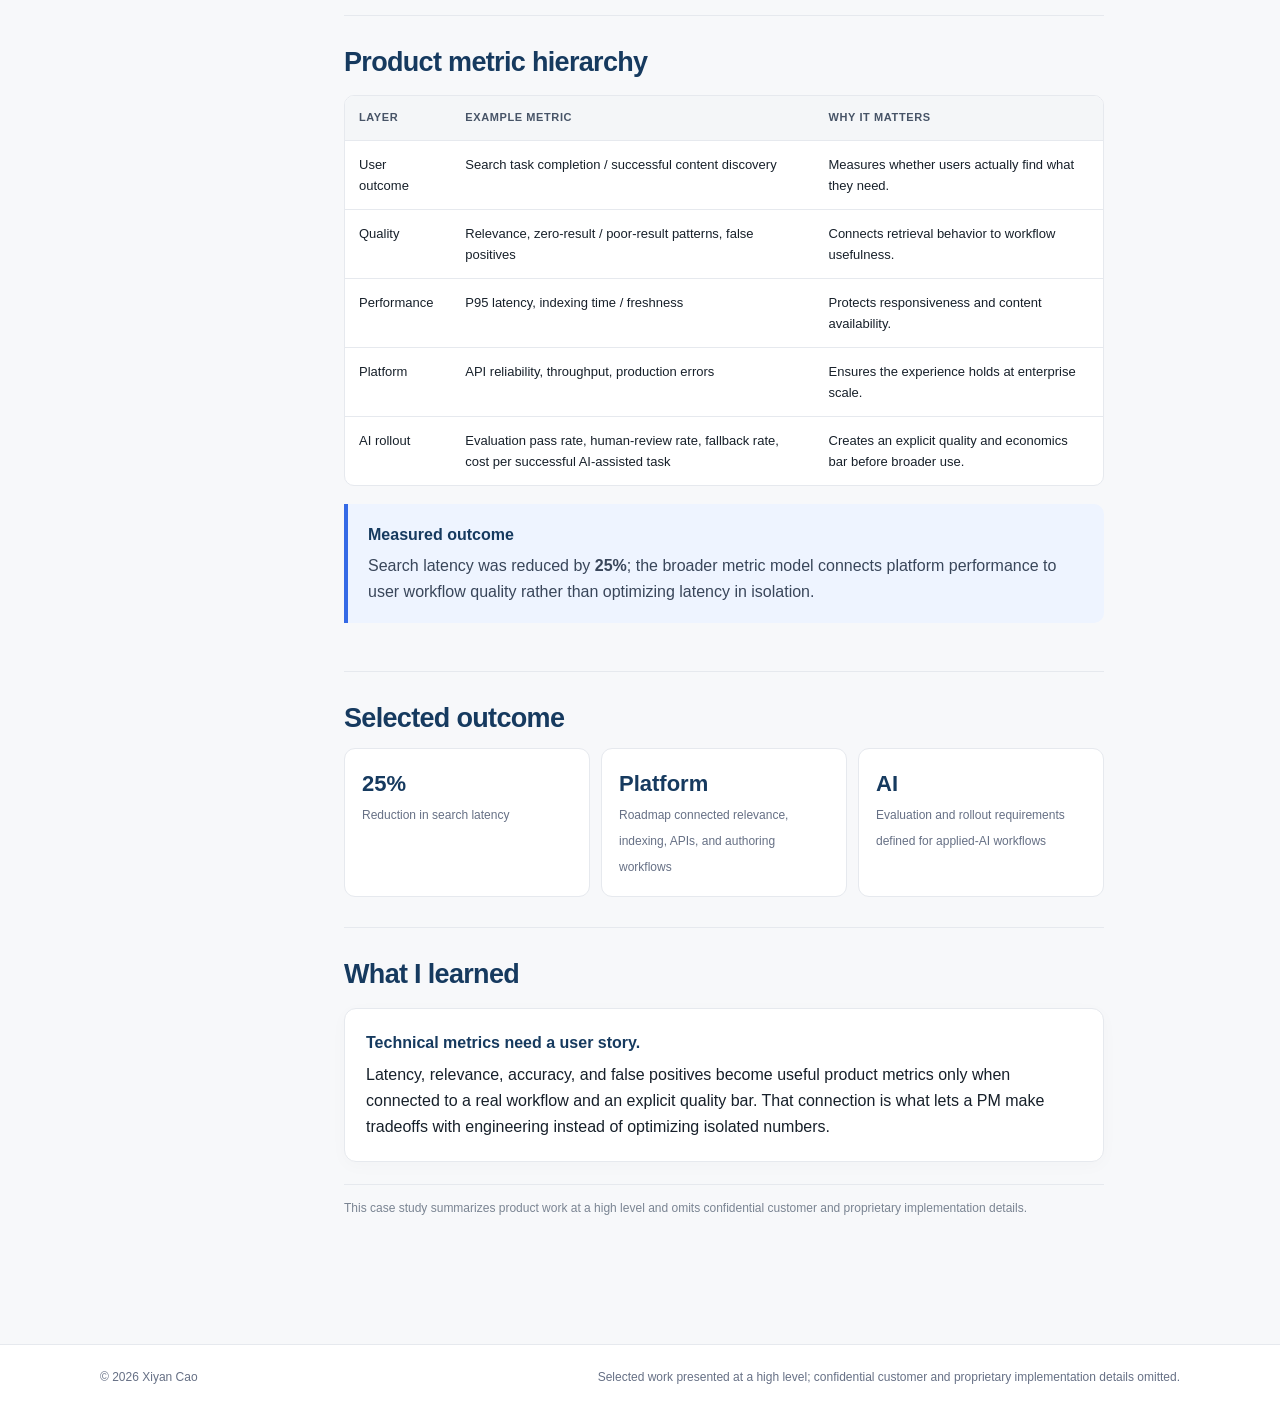
<file: case-search-ai.html>
<!doctype html><html><head><meta charset="utf-8"><meta name="viewport" content="width=device-width,initial-scale=1"><title>Search & Applied AI Case Study | Xiyan Cao</title><link rel="stylesheet" href="style.css"></head><body><header class="top"><div class="wrap nav"><a class="brand" href="index.html">Xiyan Cao</a><nav><a href="index.html#work">Work</a><a href="index.html#approach">Approach</a><a href="index.html#depth">Technical Depth</a><a href="index.html#about">About</a><a class="pill" href="mailto:xiyancao257@gmail.com">Contact</a></nav></div></header><main>
<section class="wrap casehero"><p class="eyebrow">CASE STUDY 03 • SEARCH / APPLIED AI</p><h1>Enterprise Search & AI-Assisted Workflows</h1><p class="lead">Connecting user workflows, search/data platform performance, API integrations, and AI evaluation to measurable product outcomes.</p><div class="case-meta"><span class="tag">eMetric</span><span class="tag">Azure AI Search</span><span class="tag">Applied AI</span><span class="tag">APIs</span></div></section>
<div class="wrap content"><aside class="toc"><a href="#problem">Problem</a><a href="#search">Search product</a><a href="#ai">Applied AI</a><a href="#framework">Decision framework</a><a href="#result">Outcome</a><a href="#learn">Learning</a></aside><article class="story">
<section id="problem"><h2>The product problem</h2><p>Search and authoring workflows are only useful when users can find relevant content quickly and reliably. Product quality therefore depended on both user-facing relevance and underlying indexing/retrieval performance.</p></section>
<section id="search"><h2>Search platform ownership</h2><ul><li>Owned Azure Cognitive Search / Azure AI Search roadmap.</li><li>Translated educator and authoring workflows into search and data-platform priorities.</li><li>Worked across relevance, indexing performance, authoring experience, APIs, and platform scalability.</li></ul><div class="decision"><b>Product lens</b>Treat performance as part of the product experience—not only an infrastructure metric. Relevance is less valuable if users wait too long, and low latency is not enough if results do not support the workflow.</div></section>
<section id="ai"><h2>Applied AI initiatives</h2><p>Led initiatives spanning AI-assisted clustering/scoring workflows and an NLP-based writing assistant. My product responsibilities included user workflows, API integrations, evaluation criteria, content-safety considerations, human review, and rollout planning.</p><p>The key PM question was not “Where can we add AI?” but “Where does AI materially improve the workflow, and what quality and fallback behavior are required before users should rely on it?”</p></section>
<section id="framework"><h2>Decision framework</h2><table><tr><th>Dimension</th><th>Question</th></tr><tr><td>User value</td><td>Does this materially improve the educator / authoring workflow?</td></tr><tr><td>Quality</td><td>What relevance, accuracy, or false-positive threshold is acceptable?</td></tr><tr><td>Platform</td><td>How do latency, indexing, APIs, reliability, and scale affect the experience?</td></tr><tr><td>Safety / review</td><td>What requires human review, fallback, or content controls?</td></tr><tr><td>Rollout</td><td>How should we validate quality and operational behavior before broader adoption?</td></tr></table></section>

<section id="metrics">
<h2>Product metric hierarchy</h2>
<table>
<tr><th>Layer</th><th>Example metric</th><th>Why it matters</th></tr>
<tr><td>User outcome</td><td>Search task completion / successful content discovery</td><td>Measures whether users actually find what they need.</td></tr>
<tr><td>Quality</td><td>Relevance, zero-result / poor-result patterns, false positives</td><td>Connects retrieval behavior to workflow usefulness.</td></tr>
<tr><td>Performance</td><td>P95 latency, indexing time / freshness</td><td>Protects responsiveness and content availability.</td></tr>
<tr><td>Platform</td><td>API reliability, throughput, production errors</td><td>Ensures the experience holds at enterprise scale.</td></tr>
<tr><td>AI rollout</td><td>Evaluation pass rate, human-review rate, fallback rate, cost per successful AI-assisted task</td><td>Creates an explicit quality and economics bar before broader use.</td></tr>
</table>
<div class="decision"><b>Measured outcome</b>Search latency was reduced by <strong>25%</strong>; the broader metric model connects platform performance to user workflow quality rather than optimizing latency in isolation.</div>
</section>

<section id="result"><h2>Selected outcome</h2><div class="results"><div class="result"><b>25%</b><span>Reduction in search latency</span></div><div class="result"><b>Platform</b><span>Roadmap connected relevance, indexing, APIs, and authoring workflows</span></div><div class="result"><b>AI</b><span>Evaluation and rollout requirements defined for applied-AI workflows</span></div></div></section>
<section id="learn"><h2>What I learned</h2><div class="callout"><strong>Technical metrics need a user story.</strong>Latency, relevance, accuracy, and false positives become useful product metrics only when connected to a real workflow and an explicit quality bar. That connection is what lets a PM make tradeoffs with engineering instead of optimizing isolated numbers.</div><p class="note">This case study summarizes product work at a high level and omits confidential customer and proprietary implementation details.</p></section>
</article></div></main><footer><div class="wrap"><span>© 2026 Xiyan Cao</span><span>Selected work presented at a high level; confidential customer and proprietary implementation details omitted.</span></div></footer></body></html>
</file>
<file: style.css>
:root{
  --bg:#f7f8fa;--surface:#ffffff;--ink:#17202a;--muted:#667085;
  --line:#e6e9ee;--navy:#163a5f;--blue:#356ae6;--blue-soft:#eef4ff;
  --green:#17745a;--shadow:0 10px 30px rgba(23,32,42,.06)
}
*{box-sizing:border-box}html{scroll-behavior:smooth}
body{margin:0;background:var(--bg);color:var(--ink);font-family:Inter,-apple-system,BlinkMacSystemFont,"Segoe UI",Roboto,Arial,sans-serif;line-height:1.62}
a{color:inherit;text-decoration:none}.wrap{width:min(1080px,calc(100% - 44px));margin:auto}
header,.top{position:sticky;top:0;z-index:20;background:rgba(247,248,250,.96);backdrop-filter:blur(12px);border-bottom:1px solid var(--line)}
header nav,.nav{min-height:66px;display:flex;align-items:center;justify-content:space-between}
.brand{font-weight:800;letter-spacing:-.02em}.links,.nav nav{display:flex;align-items:center;gap:26px;font-size:14px;color:var(--muted)}
.links a:hover,.nav nav a:hover{color:var(--navy)}.contact-link,.pill{font-weight:700;color:var(--navy)!important}
.pill{padding:8px 14px;border:1px solid #d7dce4;border-radius:8px;background:white}

.hero{padding:96px 0 72px;max-width:960px}
.kicker,.eyebrow{font-size:12px;letter-spacing:.14em;font-weight:800;color:var(--blue);text-transform:uppercase;margin:0 0 14px}
.hero h1{font-size:58px;line-height:1.06;letter-spacing:-.045em;margin:0 0 22px;max-width:940px}
.hero .lead{font-size:20px;color:var(--muted);max-width:790px;margin:0}
.actions{display:flex;gap:12px;margin-top:30px}.btn{display:inline-block;padding:11px 17px;border-radius:8px;font-size:14px;font-weight:750}
.primary{background:var(--navy);color:white}.secondary{background:white;border:1px solid #d7dce4}
.proof{background:white;border-block:1px solid var(--line)}.proof .wrap{display:grid;grid-template-columns:repeat(4,1fr)}
.proof-item{padding:23px 22px;border-right:1px solid var(--line)}.proof-item:first-child{padding-left:0}.proof-item:last-child{border:0}
.proof b{display:block;font-size:24px;letter-spacing:-.025em;color:var(--navy)}.proof span{font-size:12px;color:var(--muted)}

.section{padding:82px 0}.section-title{margin-bottom:30px}.section-title h2{font-size:35px;line-height:1.15;letter-spacing:-.035em;margin:0 0 10px}
.section-title p{margin:0;color:var(--muted);max-width:700px}
.work{display:grid;grid-template-columns:repeat(3,1fr);gap:18px}
.project{background:white;border:1px solid var(--line);border-radius:14px;padding:26px;min-height:360px;display:flex;flex-direction:column;transition:.18s ease}
.project:hover{transform:translateY(-3px);box-shadow:var(--shadow);border-color:#cfd6e1}
.project-no{font-size:12px;font-weight:800;color:var(--blue);margin-bottom:28px}.project h3{font-size:23px;line-height:1.2;letter-spacing:-.025em;margin:0 0 12px}
.question{font-size:15px;font-weight:650;line-height:1.45;margin:0 0 12px}.desc{font-size:14px;color:var(--muted);margin:0 0 18px}
.evidence{display:flex;gap:7px;flex-wrap:wrap;margin-top:auto}.evidence span,.tag{font-size:11px;font-weight:700;background:var(--blue-soft);color:#3556a8;padding:6px 9px;border-radius:999px}
.arrow{display:none}

.bridge{background:var(--navy);color:white}.bridge .section-title p{color:#c9d3df}.bridge .kicker{color:#9cbcff}
.bridge-row{display:grid;grid-template-columns:repeat(4,1fr);gap:12px}.bridge-step{padding:20px;border:1px solid rgba(255,255,255,.14);border-radius:11px}
.bridge-step small{font-weight:800;color:#9cbcff}.bridge-step h3{font-size:17px;margin:22px 0 6px}.bridge-step p{font-size:13px;color:#d4dce6;margin:0}
.about{display:grid;grid-template-columns:.85fr 1.15fr;gap:72px}.about h2{font-size:35px;line-height:1.2;letter-spacing:-.035em;margin:0}
.about p{font-size:17px;color:var(--muted);margin-top:0}.about strong{color:var(--ink)}
.cta{padding:0 0 80px}.cta-box{border-top:1px solid var(--line);padding-top:38px;display:flex;align-items:end;justify-content:space-between;gap:30px}
.cta h2{font-size:31px;line-height:1.2;letter-spacing:-.03em;max-width:690px;margin:0}
footer{background:white;border-top:1px solid var(--line)}footer .wrap{padding:23px 0;display:flex;justify-content:space-between;gap:24px;font-size:12px;color:var(--muted)}

/* Case studies */
.casehero{padding:72px 0 40px}.casehero h1{font-size:48px;line-height:1.08;letter-spacing:-.04em;max-width:920px;margin:0 0 15px}
.casehero .lead{font-size:19px;color:var(--muted);max-width:850px;margin:0}.case-meta{display:flex;gap:8px;flex-wrap:wrap;margin-top:20px}
.content{display:grid;grid-template-columns:190px minmax(0,760px);gap:54px;padding-bottom:84px}
.toc{position:sticky;top:94px;align-self:start;border-left:2px solid #d9dee7;padding-left:16px}
.toc a{display:block;font-size:13px;color:var(--muted);padding:6px 0}.toc a:hover{color:var(--navy)}
.story section{padding:30px 0;border-top:1px solid var(--line)}.story section:first-child{border-top:0;padding-top:0}
.story h2{font-size:27px;line-height:1.2;letter-spacing:-.025em;margin:0 0 13px;color:var(--navy)}
.story h3{font-size:17px;margin:20px 0 8px}.story p,.story li{color:#4d5968}.story ul{padding-left:21px}
.callout{background:white;border:1px solid var(--line);border-radius:12px;padding:21px;margin:18px 0;box-shadow:0 4px 18px rgba(23,32,42,.025)}
.callout strong{display:block;color:var(--navy);margin-bottom:6px}
.decision{border-left:4px solid var(--blue);background:var(--blue-soft);padding:18px 20px;border-radius:0 10px 10px 0;margin:18px 0;color:#39465a}.decision b{display:block;color:var(--navy);margin-bottom:5px}
.flow{display:flex;gap:7px;align-items:center;flex-wrap:wrap;padding:17px;background:white;border:1px solid var(--line);border-radius:12px;margin:15px 0}
.flow span{padding:8px 10px;background:#f8f9fb;border:1px solid var(--line);border-radius:7px;font-size:12px;font-weight:700}.flow em{font-style:normal;color:#98a2b3}.flow .hi{background:var(--navy);color:white;border-color:var(--navy)}
table{width:100%;border-collapse:separate;border-spacing:0;background:white;border:1px solid var(--line);border-radius:10px;overflow:hidden;margin:17px 0}
th,td{text-align:left;padding:13px 14px;border-bottom:1px solid var(--line);font-size:13px;vertical-align:top}tr:last-child td{border-bottom:0}
th{background:#f4f6f8;color:#475467;font-size:11px;text-transform:uppercase;letter-spacing:.055em}.chosen{font-weight:800;color:var(--green)}
.results{display:grid;grid-template-columns:repeat(3,1fr);gap:11px}.result{background:white;border:1px solid var(--line);border-radius:11px;padding:17px}
.result b{display:block;font-size:22px;color:var(--navy)}.result span{font-size:12px;color:var(--muted)}
.note{font-size:12px!important;color:#7a8492!important;border-top:1px solid var(--line);padding-top:14px;margin-top:22px}

@media(max-width:860px){
.hero h1{font-size:47px}.work{grid-template-columns:1fr}.project{min-height:auto}.proof .wrap{grid-template-columns:1fr 1fr}
.proof-item:nth-child(2){border-right:0}.bridge-row{grid-template-columns:1fr 1fr}.about{grid-template-columns:1fr;gap:20px}
.content{grid-template-columns:1fr}.toc{position:static;border-left:0;border-bottom:1px solid var(--line);padding:0 0 14px}.toc a{display:inline-block;margin-right:12px}
}
@media(max-width:560px){
.wrap{width:calc(100% - 26px)}.links a:not(.contact-link),.nav nav a:not(.pill){display:none}.hero{padding:66px 0 52px}.hero h1{font-size:38px}.hero .lead{font-size:17px}
.actions{flex-direction:column}.proof .wrap,.bridge-row{grid-template-columns:1fr}.proof-item{border-right:0;border-bottom:1px solid var(--line);padding-left:0}
.casehero h1{font-size:35px}.results{grid-template-columns:1fr}.cta-box{display:block}.cta .btn{margin-top:18px}footer .wrap{display:block}
}

/* V11: AI deployment architecture */
.architecture{display:grid;grid-template-columns:1fr auto 1fr auto 1fr auto 1fr;gap:10px;align-items:center;margin:20px 0;padding:20px;background:#fff;border:1px solid var(--line);border-radius:12px;overflow-x:auto}
.arch-col{display:grid;gap:8px;min-width:135px}.arch-label{font-size:10px;text-transform:uppercase;letter-spacing:.08em;font-weight:800;color:var(--blue);margin-bottom:2px}
.arch-box{font-size:11px;line-height:1.35;padding:10px;border:1px solid var(--line);border-radius:8px;background:#f8f9fb;text-align:center;font-weight:650;color:#475467}
.arch-box.strong{background:var(--blue-soft);color:#314f9f;border-color:#dbe5ff}.arch-box.accent{background:var(--navy);color:#fff;border-color:var(--navy)}
.arch-arrow{font-size:20px;color:#98a2b3}.feedback-loop{margin:-6px 0 22px;padding:10px 14px;border:1px dashed #b9c5d5;border-radius:8px;text-align:center;font-size:12px;font-weight:700;color:#536273;background:#f8fafc}
@media(max-width:760px){.architecture{grid-template-columns:1fr}.arch-arrow{transform:rotate(90deg);text-align:center}.arch-col{min-width:0}}

/* V12 homepage structure */
.identity-strip{display:flex;gap:10px;flex-wrap:wrap;margin-top:24px;color:#526071;font-size:12px}
.identity-strip span{padding:7px 10px;border:1px solid var(--line);background:#fff;border-radius:999px}
.identity-strip b{color:var(--navy)}
.project-no{min-height:34px;display:block;letter-spacing:.06em}
.bridge-row.five{grid-template-columns:repeat(5,1fr)}
.depth-grid{display:grid;grid-template-columns:repeat(4,1fr);gap:14px}
.depth-card{background:#fff;border:1px solid var(--line);border-radius:12px;padding:22px}
.depth-card h3{font-size:16px;color:var(--navy);margin:0 0 8px}
.depth-card p{font-size:13px;color:var(--muted);margin:0}
.about-band{background:#fff;border-block:1px solid var(--line);padding:76px 0}
.about-band .about{padding:0}
.cta p{color:var(--muted);margin:10px 0 0}
@media(max-width:900px){.bridge-row.five{grid-template-columns:1fr 1fr}.depth-grid{grid-template-columns:1fr 1fr}}
@media(max-width:560px){.bridge-row.five,.depth-grid{grid-template-columns:1fr}.identity-strip{gap:6px}}

/* V13: visual evaluation workflow + customer engineering loop */
.section-intro{color:var(--muted);margin-top:-4px}
.eval-diagram{display:grid;grid-template-columns:1fr auto 1fr auto 1fr auto 1fr auto 1fr;gap:8px;align-items:stretch;margin:22px 0 12px}
.eval-step{background:#fff;border:1px solid var(--line);border-radius:11px;padding:15px 13px;min-width:0;box-shadow:0 3px 12px rgba(23,32,42,.025)}
.eval-step small{display:block;color:var(--blue);font-size:10px;font-weight:800;letter-spacing:.08em;margin-bottom:16px}.eval-step strong{display:block;color:var(--navy);font-size:13px;line-height:1.3;margin-bottom:7px}.eval-step span{display:block;color:var(--muted);font-size:10.5px;line-height:1.4}.decision-step{background:var(--navy);border-color:var(--navy)}.decision-step small{color:#9cbcff}.decision-step strong{color:#fff}.decision-step span{color:#d8e1eb}.eval-arrow{align-self:center;color:#98a2b3;font-size:18px}.eval-feedback{font-size:11px;font-weight:700;color:#536273;text-align:center;padding:9px 12px;border:1px dashed #b9c5d5;background:#f8fafc;border-radius:8px;margin-bottom:8px}
.ce-loop{display:grid;grid-template-columns:1fr 1fr;gap:10px;margin:18px 0}.ce-loop div{background:#fff;border:1px solid var(--line);border-radius:10px;padding:16px}.ce-loop b{display:block;color:var(--navy);font-size:13px;margin-bottom:5px}.ce-loop span{display:block;color:var(--muted);font-size:12px;line-height:1.45}
@media(max-width:900px){.eval-diagram{grid-template-columns:1fr}.eval-arrow{transform:rotate(90deg);text-align:center}.ce-loop{grid-template-columns:1fr}}

/* V14 final copy and scanability polish */
.identity-strip{align-items:center}
.identity-strip span{white-space:normal}
.about-focus{margin-top:18px!important;font-size:18px!important;color:var(--ink)!important}
.project .desc{line-height:1.55}
.bridge-step p{line-height:1.5}
@media(max-width:560px){.identity-strip span{width:auto}}

/* V15 final cleanup */
.identity-strip{display:flex;gap:8px;flex-wrap:wrap;align-items:center;margin-top:22px}
.identity-strip span{display:inline-flex;align-items:center;gap:4px;padding:7px 10px;border:1px solid var(--line);background:#fff;border-radius:999px;white-space:normal}
.identity-strip b{color:var(--navy)}
.about-focus{margin-top:18px!important;font-size:18px!important;color:var(--ink)!important}
.project .evidence span{white-space:normal}
@media(max-width:560px){
  .identity-strip{gap:6px}
  .identity-strip span{width:auto}
}

/* V16: product-value and security/governance refinements */
.value-grid{display:grid;grid-template-columns:repeat(3,1fr);gap:12px;margin:18px 0}.value-grid>div{padding:16px;border:1px solid var(--line);border-radius:10px;background:#fff}.value-grid b{display:block;color:var(--navy);font-size:13px;margin-bottom:6px}.value-grid span{display:block;color:var(--muted);font-size:12px;line-height:1.5}.governance-layer{margin:10px 0 12px;padding:13px 16px;border:1px solid #c7d4e8;background:#f4f7fb;border-radius:10px;text-align:center}.governance-layer b{display:block;color:var(--navy);font-size:12px;margin-bottom:4px}.governance-layer span{font-size:11px;color:#536273;font-weight:700}@media(max-width:760px){.value-grid{grid-template-columns:1fr}}

/* V17: Product metrics */
.metrics-band{background:#fff;border-block:1px solid var(--line)}
.metrics-grid{display:grid;grid-template-columns:repeat(4,1fr);gap:14px}
.metric-card{border:1px solid var(--line);border-radius:12px;padding:20px;background:var(--bg)}
.metric-card small{font-size:10px;font-weight:800;letter-spacing:.08em;color:var(--blue)}
.metric-card h3{margin:16px 0 7px;color:var(--navy);font-size:16px}
.metric-card p{margin:0;color:var(--muted);font-size:12.5px;line-height:1.5}
.north-star{background:var(--navy);color:#fff;border-radius:13px;padding:22px;margin:18px 0}
.north-star .north-label{display:block;text-transform:uppercase;letter-spacing:.1em;color:#9cbcff;font-size:10px;font-weight:800;margin-bottom:8px}
.north-star strong{display:block;font-size:22px;line-height:1.2;margin-bottom:7px}
.north-star p{color:#d7e0ea;margin:0;font-size:13px}
.metric-proof-grid{display:grid;grid-template-columns:repeat(4,1fr);gap:10px;margin:18px 0}
.metric-proof-grid div{background:#fff;border:1px solid var(--line);border-radius:11px;padding:16px}
.metric-proof-grid b{display:block;color:var(--navy);font-size:22px}
.metric-proof-grid span{display:block;color:#4d5968;font-size:12px;margin:3px 0}
.metric-proof-grid small{font-size:10px;color:var(--muted);text-transform:uppercase;letter-spacing:.06em}
@media(max-width:900px){.metrics-grid,.metric-proof-grid{grid-template-columns:1fr 1fr}}
@media(max-width:560px){.metrics-grid,.metric-proof-grid{grid-template-columns:1fr}}

/* V18: AI economics */
.economics-callout{margin-top:18px;border-left:4px solid var(--blue);background:#fff;border-radius:0 12px 12px 0;padding:18px 20px;box-shadow:0 5px 18px rgba(15,23,42,.04)}
.economics-callout small{display:block;text-transform:uppercase;letter-spacing:.1em;font-size:10px;font-weight:800;color:var(--blue);margin-bottom:6px}
.economics-callout strong{display:block;color:var(--navy);font-size:17px;margin-bottom:5px}
.economics-callout p{margin:0;color:var(--muted);font-size:12.5px;line-height:1.5}
.economics-star{background:#102a43}

/* V19: Resume/portfolio story alignment */
.product-thesis{margin:20px 0 14px;padding:24px;border-radius:14px;background:var(--navy);color:#fff}
.product-thesis small{display:block;color:#9cbcff;font-size:10px;font-weight:800;letter-spacing:.11em;margin-bottom:8px}
.product-thesis strong{display:block;font-size:22px;line-height:1.25;margin-bottom:8px}
.product-thesis p{margin:0;color:#d7e0ea;font-size:13px;line-height:1.55}
.prototype-note,.proof-note{margin:12px 0 22px;padding:14px 16px;border:1px solid var(--line);border-radius:10px;background:#fff;color:#4d5968;font-size:12.5px;line-height:1.5}
.story-grid{display:grid;grid-template-columns:repeat(5,1fr);gap:10px;margin:18px 0}
.story-grid>div{border:1px solid var(--line);border-radius:12px;padding:16px;background:#fff}
.story-grid span{display:block;color:var(--blue);font-size:10px;font-weight:800;letter-spacing:.08em;margin-bottom:10px}
.story-grid b{display:block;color:var(--navy);font-size:14px;margin-bottom:7px}
.story-grid p{margin:0;color:var(--muted);font-size:11.5px;line-height:1.5}
@media(max-width:1000px){.story-grid{grid-template-columns:1fr 1fr}}
@media(max-width:560px){.story-grid{grid-template-columns:1fr}}
</file>
